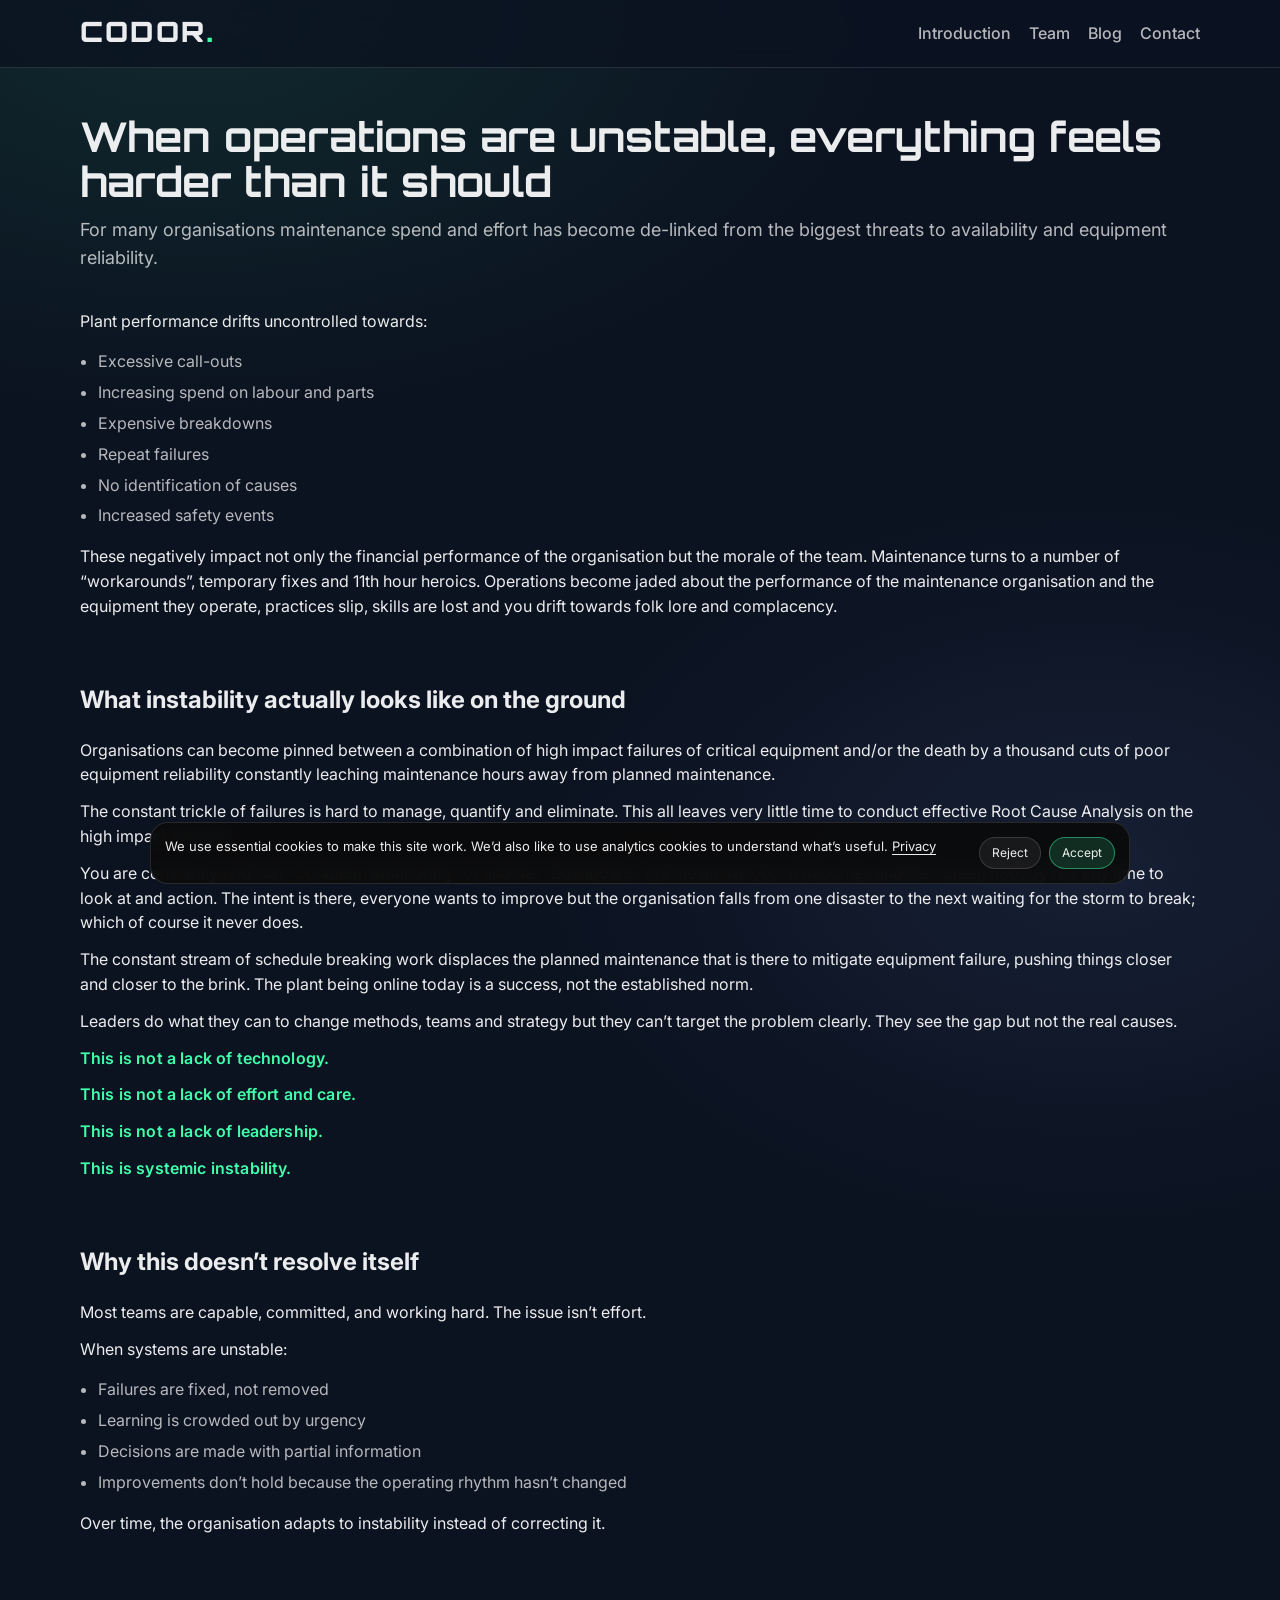
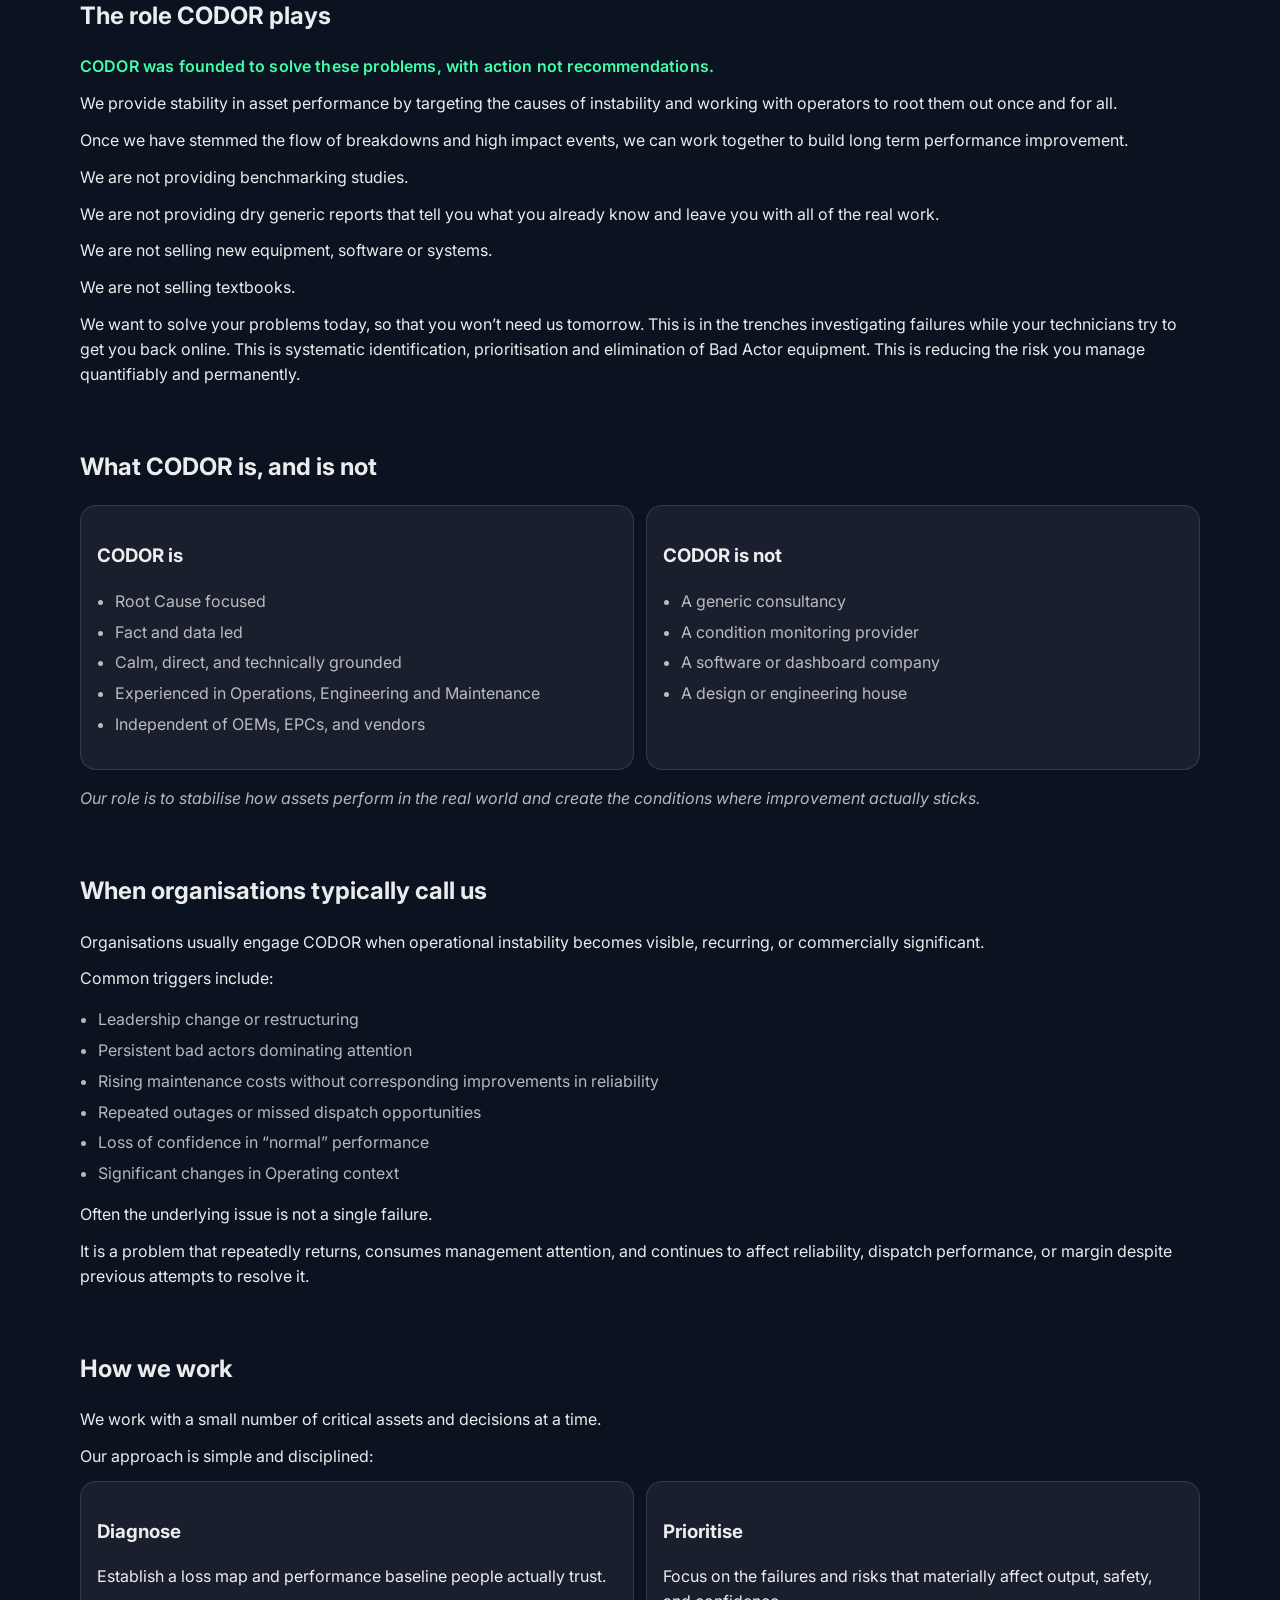
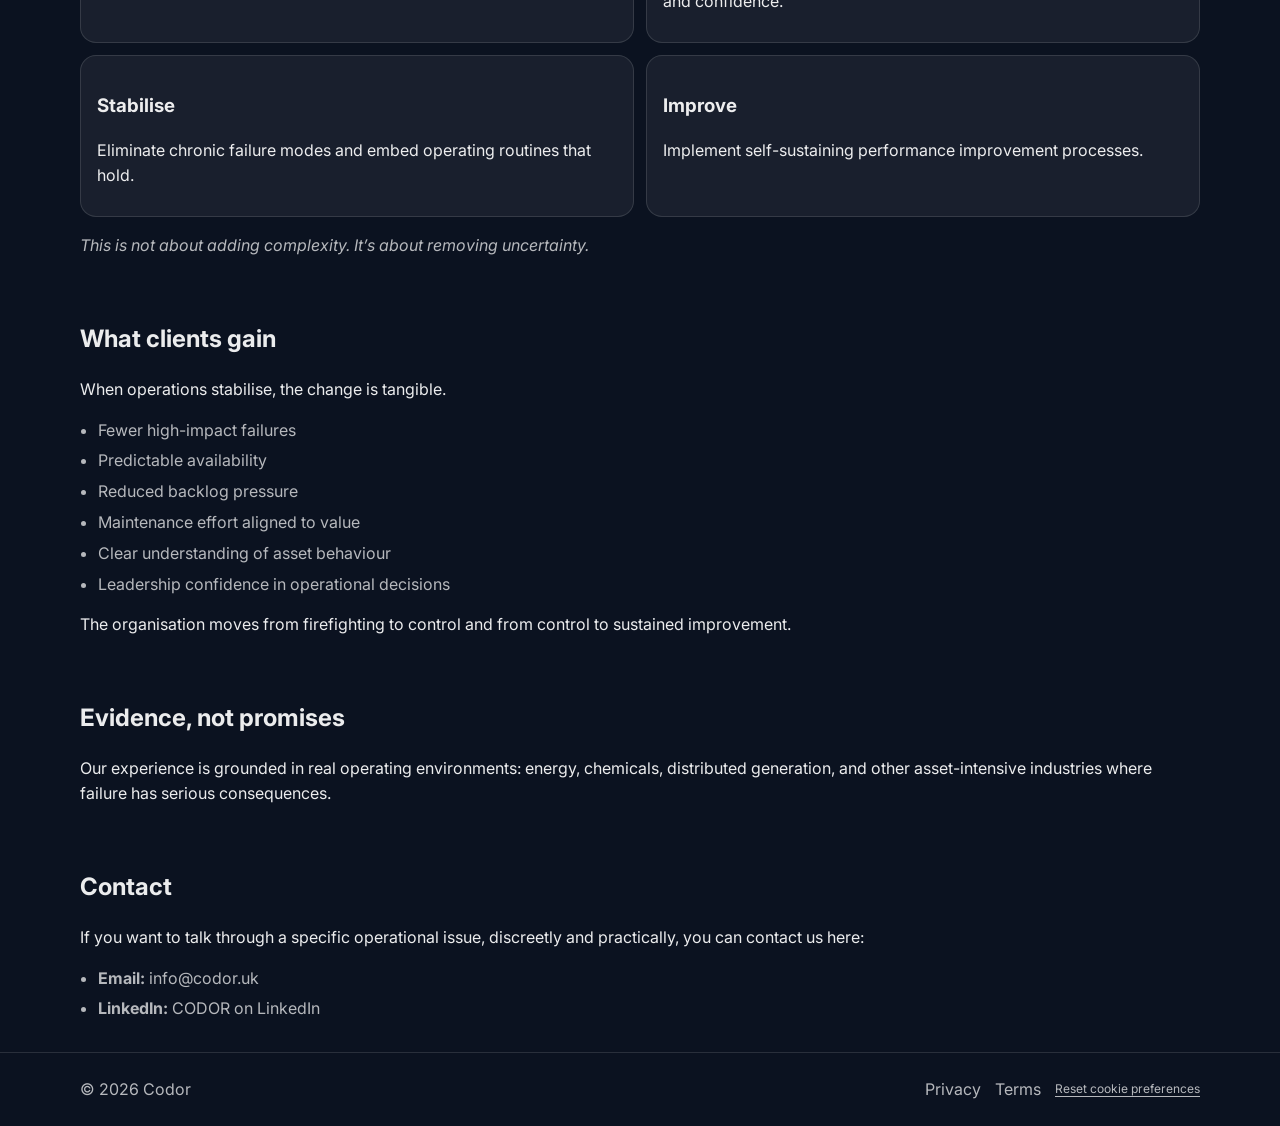
<file: index.html>
<!doctype html>
<html lang="en" xmlns:mso="urn:schemas-microsoft-com:office:office" xmlns:msdt="uuid:C2F41010-65B3-11d1-A29F-00AA00C14882">
<head>
  <meta charset="utf-8" />
  <meta name="viewport" content="width=device-width, initial-scale=1" />

  <title>CODOR: When operations are unstable, everything feels harder than it should</title>
  <meta name="description" content="For many organisations maintenance spend and effort has become de-linked from the biggest threats to availability and equipment reliability.">

  <!-- Canonical URL -->
  <link rel="canonical" href="https://www.codor.uk/" />

  <!-- Favicons -->
  <link rel="icon" href="/favicon.ico" type="image/x-icon" />
  <link rel="icon" href="/favicon-32x32.png" type="image/png" sizes="32x32" />
  <link rel="icon" href="/favicon-16x16.png" type="image/png" sizes="16x16" />
  <link rel="icon" type="image/svg+xml" href="/favicon.svg" />

  <!-- Open Graph (social previews) -->
  <meta property="og:type" content="website" />
  <meta property="og:title" content="CODOR: When operations are unstable, everything feels harder than it should" />
  <meta property="og:description" content="For many organisations maintenance spend and effort has become de-linked from the biggest threats to availability and equipment reliability." />
  <meta property="og:url" content="https://www.codor.uk/" />
  <!-- Point this at a 1200x630-ish image you upload to the root -->
  <meta property="og:image" content="https://www.codor.uk/og-image.png" />

  <!-- Twitter card (nice preview on X/Twitter) -->
  <meta name="twitter:card" content="summary_large_image" />
  <meta name="twitter:title" content="CODOR: When operations are unstable, everything feels harder than it should" />
  <meta name="twitter:description" content="For many organisations maintenance spend and effort has become de-linked from the biggest threats to availability and equipment reliability." />
  <meta name="twitter:image" content="https://www.codor.uk/og-image.png" />

  <!-- Fonts -->
  <link rel="preconnect" href="https://fonts.googleapis.com" />
  <link rel="preconnect" href="https://fonts.gstatic.com" crossorigin />
  <link
    href="https://fonts.googleapis.com/css2?family=Inter:wght@300;400;500;600;700&family=Orbitron:wght@400;700;900&display=swap"
    rel="stylesheet"
  />

  <!-- Styles -->
  <link rel="stylesheet" href="/styles.css" />

<!--[if gte mso 9]><xml>
<mso:CustomDocumentProperties>
<mso:xd_Signature msdt:dt="string"></mso:xd_Signature>
<mso:display_urn_x003a_schemas-microsoft-com_x003a_office_x003a_office_x0023_Editor msdt:dt="string">Christopher Cody</mso:display_urn_x003a_schemas-microsoft-com_x003a_office_x003a_office_x0023_Editor>
<mso:display_urn_x003a_schemas-microsoft-com_x003a_office_x003a_office_x0023_Author msdt:dt="string">Aaron Dorling</mso:display_urn_x003a_schemas-microsoft-com_x003a_office_x003a_office_x0023_Author>
<mso:xd_ProgID msdt:dt="string"></mso:xd_ProgID>
<mso:_ExtendedDescription msdt:dt="string"></mso:_ExtendedDescription>
<mso:ComplianceAssetId msdt:dt="string"></mso:ComplianceAssetId>
<mso:TemplateUrl msdt:dt="string"></mso:TemplateUrl>
<mso:ContentTypeId msdt:dt="string">0x010100B21C768FCAA30B4690AA3FCE0AE64EFC</mso:ContentTypeId>
<mso:TriggerFlowInfo msdt:dt="string"></mso:TriggerFlowInfo>
<mso:_SourceUrl msdt:dt="string"></mso:_SourceUrl>
<mso:_SharedFileIndex msdt:dt="string"></mso:_SharedFileIndex>
</mso:CustomDocumentProperties>
</xml><![endif]-->
</head>


  <body>
    <header class="site-header">
      <div class="container header-inner">
        <a href="/index.html" class="brand" aria-label="Codor home">
          <span class="brand-text">CODOR<span class="brand-dot">.</span></span>
        </a>

        <button class="nav-toggle" aria-controls="primary-nav" aria-expanded="false">
          <span class="nav-toggle-bar"></span>
          <span class="sr-only">Toggle navigation</span>
        </button>

        <!-- Trimmed nav for partial go-live (Intro, Team, Terms, Privacy, Contact) -->
        <nav class="primary-nav" id="primary-nav" aria-label="Primary">
          <a href="/index.html">Introduction</a>
          <a href="/team.html">Team</a>
          <a href="/blog.html">Blog</a>
          <a href="/index.html#contact">Contact</a>
        </nav>
      </div>
    </header>

    <main>
      <!-- HERO -->
      <section class="page-hero">
        <div class="container">
          <h1>When operations are unstable, everything feels harder than it should</h1>
          <p class="lead">
            For many organisations maintenance spend and effort has become de-linked from the biggest threats to availability
            and equipment reliability.
          </p>
        </div>
      </section>

      <!-- INTRO REALITY -->
      <section class="section">
        <div class="container">
          <p>
            Plant performance drifts uncontrolled towards:
          </p>

          <ul class="list">
            <li>Excessive call-outs</li>
            <li>Increasing spend on labour and parts</li>
            <li>Expensive breakdowns</li>
            <li>Repeat failures</li>
            <li>No identification of causes</li>
            <li>Increased safety events</li>
          </ul>

          <p>
            These negatively impact not only the financial performance of the organisation but the morale of the team.
            Maintenance turns to a number of “workarounds”, temporary fixes and 11th hour heroics.
            Operations become jaded about the performance of the maintenance organisation and the equipment they operate,
            practices slip, skills are lost and you drift towards folk lore and complacency.
          </p>
        </div>
      </section>

      <!-- WHAT INSTABILITY LOOKS LIKE -->
      <section class="section">
        <div class="container">
          <h2 class="section-title">What instability actually looks like on the ground</h2>

          <p>
            Organisations can become pinned between a combination of high impact failures of critical equipment and/or the
            death by a thousand cuts of poor equipment reliability constantly leaching maintenance hours away from planned
            maintenance.
          </p>

          <p>
            The constant trickle of failures is hard to manage, quantify and eliminate. This all leaves very little time to
            conduct effective Root Cause Analysis on the high impact failures.
          </p>

          <p>
            You are constantly told that “Condition Monitoring” or another “Dashboard” are the answer, but it becomes
            another screen nobody has any time to look at and action. The intent is there, everyone wants to improve but
            the organisation falls from one disaster to the next waiting for the storm to break; which of course it never
            does.
          </p>

          <p>
            The constant stream of schedule breaking work displaces the planned maintenance that is there to mitigate
            equipment failure, pushing things closer and closer to the brink. The plant being online today is a success,
            not the established norm.
          </p>

          <p>
            Leaders do what they can to change methods, teams and strategy but they can’t target the problem clearly. They
            see the gap but not the real causes.
          </p>

            <p class="emphasis">This is not a lack of technology.</p>
            <p class="emphasis">This is not a lack of effort and care.</p>
            <p class="emphasis">This is not a lack of leadership.</p>
            <p class="emphasis">This is systemic instability.</p>
        </div>
      </section>

      <!-- WHY IT DOESN'T RESOLVE -->
      <section class="section">
        <div class="container">
          <h2 class="section-title">Why this doesn’t resolve itself</h2>

          <p>Most teams are capable, committed, and working hard. The issue isn’t effort.</p>

          <p>When systems are unstable:</p>

          <ul class="list">
            <li>Failures are fixed, not removed</li>
            <li>Learning is crowded out by urgency</li>
            <li>Decisions are made with partial information</li>
            <li>Improvements don’t hold because the operating rhythm hasn’t changed</li>
          </ul>

          <p>
            Over time, the organisation adapts to instability instead of correcting it.
          </p>
        </div>
      </section>

      <!-- ROLE CODOR PLAYS -->
      <section class="section">
        <div class="container">
          <h2 class="section-title">The role CODOR plays</h2>

          <p class="emphasis">CODOR was founded to solve these problems, with action not recommendations.</p>

          <p>
            We provide stability in asset performance by targeting the causes of instability and working with operators to
            root them out once and for all.
          </p>

          <p>
            Once we have stemmed the flow of breakdowns and high impact events, we can work together to build long term
            performance improvement.
          </p>

          <p>We are not providing benchmarking studies.</p>
          <p>
            We are not providing dry generic reports that tell you what you already know and leave you with all of the real
            work.
          </p>
          <p>We are not selling new equipment, software or systems.</p>
          <p>We are not selling textbooks.</p>

          <p>
            We want to solve your problems today, so that you won’t need us tomorrow. This is in the trenches investigating
            failures while your technicians try to get you back online. This is systematic identification, prioritisation
            and elimination of Bad Actor equipment. This is reducing the risk you manage quantifiably and permanently.
          </p>
        </div>
      </section>

      <!-- WHAT CODOR IS / IS NOT -->
      <section class="section">
        <div class="container">
          <h2 class="section-title">What CODOR is, and is not</h2>

          <div class="grid-2">
            <div class="card">
              <h3>CODOR is</h3>
              <ul class="list">
                <li>Root Cause focused</li>
                <li>Fact and data led</li>
                <li>Calm, direct, and technically grounded</li>
                <li>Experienced in Operations, Engineering and Maintenance</li>
                <li>Independent of OEMs, EPCs, and vendors</li>
              </ul>
            </div>

            <div class="card">
              <h3>CODOR is not</h3>
              <ul class="list">
                <li>A generic consultancy</li>
                <li>A condition monitoring provider</li>
                <li>A software or dashboard company</li>
                <li>A design or engineering house</li>
              </ul>
            </div>
          </div>

            <p class="section-closure">
              Our role is to stabilise how assets perform in the real world
              and create the conditions where improvement actually sticks.
            </p>

        </div>
      </section>

      <!-- TRIGGERS -->
      <section class="section">
        <div class="container">
          <h2 class="section-title">When organisations typically call us</h2>

          <p>Organisations usually engage CODOR when operational instability becomes visible, recurring, or commercially significant.</p>
          <p>Common triggers include:</p>

          <ul class="list">
            <li>Leadership change or restructuring</li>
            <li>Persistent bad actors dominating attention</li>
            <li>Rising maintenance costs without corresponding improvements in reliability</li>
            <li>Repeated outages or missed dispatch opportunities</li>
            <li>Loss of confidence in “normal” performance</li>
            <li>Significant changes in Operating context</li>
          </ul>

          <p>
            Often the underlying issue is not a single failure.
          </p>
          <p>It is a problem that repeatedly returns, consumes management attention, and continues to affect reliability, dispatch performance, or margin despite previous attempts to resolve it.</p>
        </div>
      </section>


      <!-- HOW WE WORK -->
      <section class="section">
        <div class="container">
          <h2 class="section-title">How we work</h2>

          <p>We work with a small number of critical assets and decisions at a time.</p>
          <p>Our approach is simple and disciplined:</p>

          <div class="grid-2">
            <div class="card">
              <h3>Diagnose</h3>
              <p>Establish a loss map and performance baseline people actually trust.</p>
            </div>

            <div class="card">
              <h3>Prioritise</h3>
              <p>Focus on the failures and risks that materially affect output, safety, and confidence.</p>
            </div>

            <div class="card">
              <h3>Stabilise</h3>
              <p>Eliminate chronic failure modes and embed operating routines that hold.</p>
            </div>

            <div class="card">
              <h3>Improve</h3>
              <p>Implement self-sustaining performance improvement processes.</p>
            </div>
          </div>

          <p class="section-closure"> This is not about adding complexity. It’s about removing uncertainty.</p>

        </div>
      </section>

      <!-- WHAT CLIENTS GAIN -->
      <section class="section">
        <div class="container">
          <h2 class="section-title">What clients gain</h2>

          <p>When operations stabilise, the change is tangible.</p>

          <ul class="list">
            <li>Fewer high-impact failures</li>
            <li>Predictable availability</li>
            <li>Reduced backlog pressure</li>
            <li>Maintenance effort aligned to value</li>
            <li>Clear understanding of asset behaviour</li>
            <li>Leadership confidence in operational decisions</li>
          </ul>

          <p>
            The organisation moves from firefighting to control and from control to sustained improvement.
          </p>
        </div>
      </section>

      <!-- EVIDENCE -->
      <section class="section">
        <div class="container">
          <h2 class="section-title">Evidence, not promises</h2>

          <p>
            Our experience is grounded in real operating environments: energy, chemicals, distributed generation, and other
            asset-intensive industries where failure has serious consequences.
          </p>
        </div>
      </section>
    </main>

    <button id="backToTop" class="back-to-top" aria-label="Back to top" title="Back to top">↑</button>

    <section class="section" id="contact">
      <div class="container">
        <h2>Contact</h2>

        <p>
          If you want to talk through a specific operational issue, discreetly and practically, you can contact us here:
        </p>

        <ul class="list">
          <li>
            <strong>Email:</strong>
            <a href="mailto:info@codor.uk">info@codor.uk</a>
          </li>
          <li>
            <strong>LinkedIn:</strong>
            <a href="https://www.linkedin.com/company/codor/" target="_blank" rel="noopener">
              CODOR on LinkedIn
            </a>
          </li>
        </ul>
      </div>
    </section>

    <footer class="site-footer">
      <div class="container footer-inner">
        <span>© <span id="year"></span> Codor</span>
        <nav class="footer-links" aria-label="Footer">
          <a href="/privacy.html">Privacy</a>
          <a href="/terms.html">Terms</a>
          <button type="button" class="footer-link-button" data-reset-cookies>
            Reset cookie preferences
          </button>
        </nav>
      </div>
    </footer>

    <script src="/base.js"></script>
  </body>
</html>
</file>
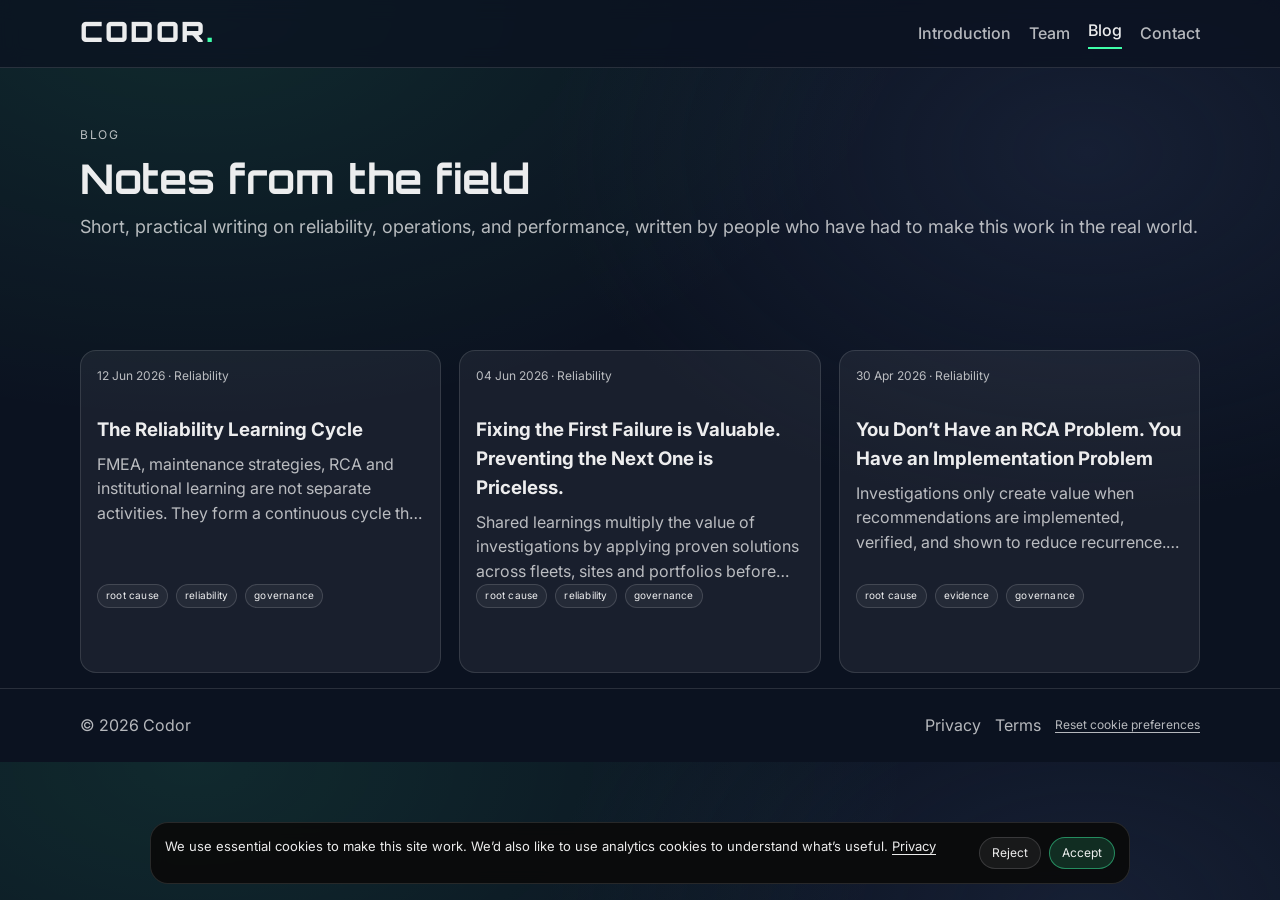
<file: blog.html>
<!doctype html>
<html lang="en" xmlns:mso="urn:schemas-microsoft-com:office:office" xmlns:msdt="uuid:C2F41010-65B3-11d1-A29F-00AA00C14882">
  <head>
    <meta charset="utf-8" />
    <meta name="viewport" content="width=device-width, initial-scale=1" />
    <title>CODOR — Blog</title>

    <link rel="preconnect" href="https://fonts.googleapis.com" />
    <link rel="preconnect" href="https://fonts.gstatic.com" crossorigin />
    <link
      href="https://fonts.googleapis.com/css2?family=Inter:wght@300;400;500;600;700&family=Orbitron:wght@400;700;900&display=swap"
      rel="stylesheet"
    />

    <link rel="stylesheet" href="/styles.css" />
  
<!--[if gte mso 9]><xml>
<mso:CustomDocumentProperties>
<mso:xd_Signature msdt:dt="string"></mso:xd_Signature>
<mso:display_urn_x003a_schemas-microsoft-com_x003a_office_x003a_office_x0023_Editor msdt:dt="string">Christopher Cody</mso:display_urn_x003a_schemas-microsoft-com_x003a_office_x003a_office_x0023_Editor>
<mso:display_urn_x003a_schemas-microsoft-com_x003a_office_x003a_office_x0023_Author msdt:dt="string">Aaron Dorling</mso:display_urn_x003a_schemas-microsoft-com_x003a_office_x003a_office_x0023_Author>
<mso:xd_ProgID msdt:dt="string"></mso:xd_ProgID>
<mso:_ExtendedDescription msdt:dt="string"></mso:_ExtendedDescription>
<mso:ComplianceAssetId msdt:dt="string"></mso:ComplianceAssetId>
<mso:TemplateUrl msdt:dt="string"></mso:TemplateUrl>
<mso:ContentTypeId msdt:dt="string">0x010100B21C768FCAA30B4690AA3FCE0AE64EFC</mso:ContentTypeId>
<mso:TriggerFlowInfo msdt:dt="string"></mso:TriggerFlowInfo>
<mso:_SourceUrl msdt:dt="string"></mso:_SourceUrl>
<mso:_SharedFileIndex msdt:dt="string"></mso:_SharedFileIndex>
</mso:CustomDocumentProperties>
</xml><![endif]-->
</head>

  <body>
    <header class="site-header">
      <div class="container header-inner">
        <a href="/index.html" class="brand" aria-label="Codor home">
          <span class="brand-text">CODOR<span class="brand-dot">.</span></span>
        </a>

        <button class="nav-toggle" aria-controls="primary-nav" aria-expanded="false">
          <span class="nav-toggle-bar"></span>
          <span class="sr-only">Toggle navigation</span>
        </button>

        <nav class="primary-nav" id="primary-nav" aria-label="Primary">
          <a href="/index.html">Introduction</a>
          <a href="/team.html">Team</a>
          <a href="/blog.html" class="active">Blog</a>
          <a href="/index.html#contact">Contact</a>
        </nav>
      </div>
    </header>

    <main>
      <section class="page-hero">
        <div class="container">
          <p class="kicker">Blog</p>
          <h1>Notes from the field</h1>
          <p class="lead">
            Short, practical writing on reliability, operations, and performance,
            written by people who have had to make this work in the real world.
          </p>
        </div>
      </section>

      <section class="section">
        <div class="container">
          <div class="blog-controls">
            <div id="tagFilters" class="tag-filters" aria-label="Blog filters">
              <button id="clearFilters" class="filter-clear" type="button" hidden>
                Clear filters
              </button>
              <div id="activeFilters" class="active-filters" aria-live="polite"></div>
            </div>
          </div>

          <!-- JS will populate this -->
          <div id="postGrid" class="post-grid"></div>
        </div>
      </section>
    </main>

    <button id="backToTop" class="back-to-top" aria-label="Back to top" title="Back to top">
      ↑
    </button>

    <footer class="site-footer">
      <div class="container footer-inner">
        <span>© <span id="year"></span> Codor</span>
        <nav class="footer-links" aria-label="Footer">
          <a href="/privacy.html">Privacy</a>
          <a href="/terms.html">Terms</a>
          <button type="button" class="footer-link-button" data-reset-cookies>
            Reset cookie preferences
          </button>
        </nav>
      </div>
    </footer>

    <script src="/base.js"></script>
  </body>
</html>
</file>
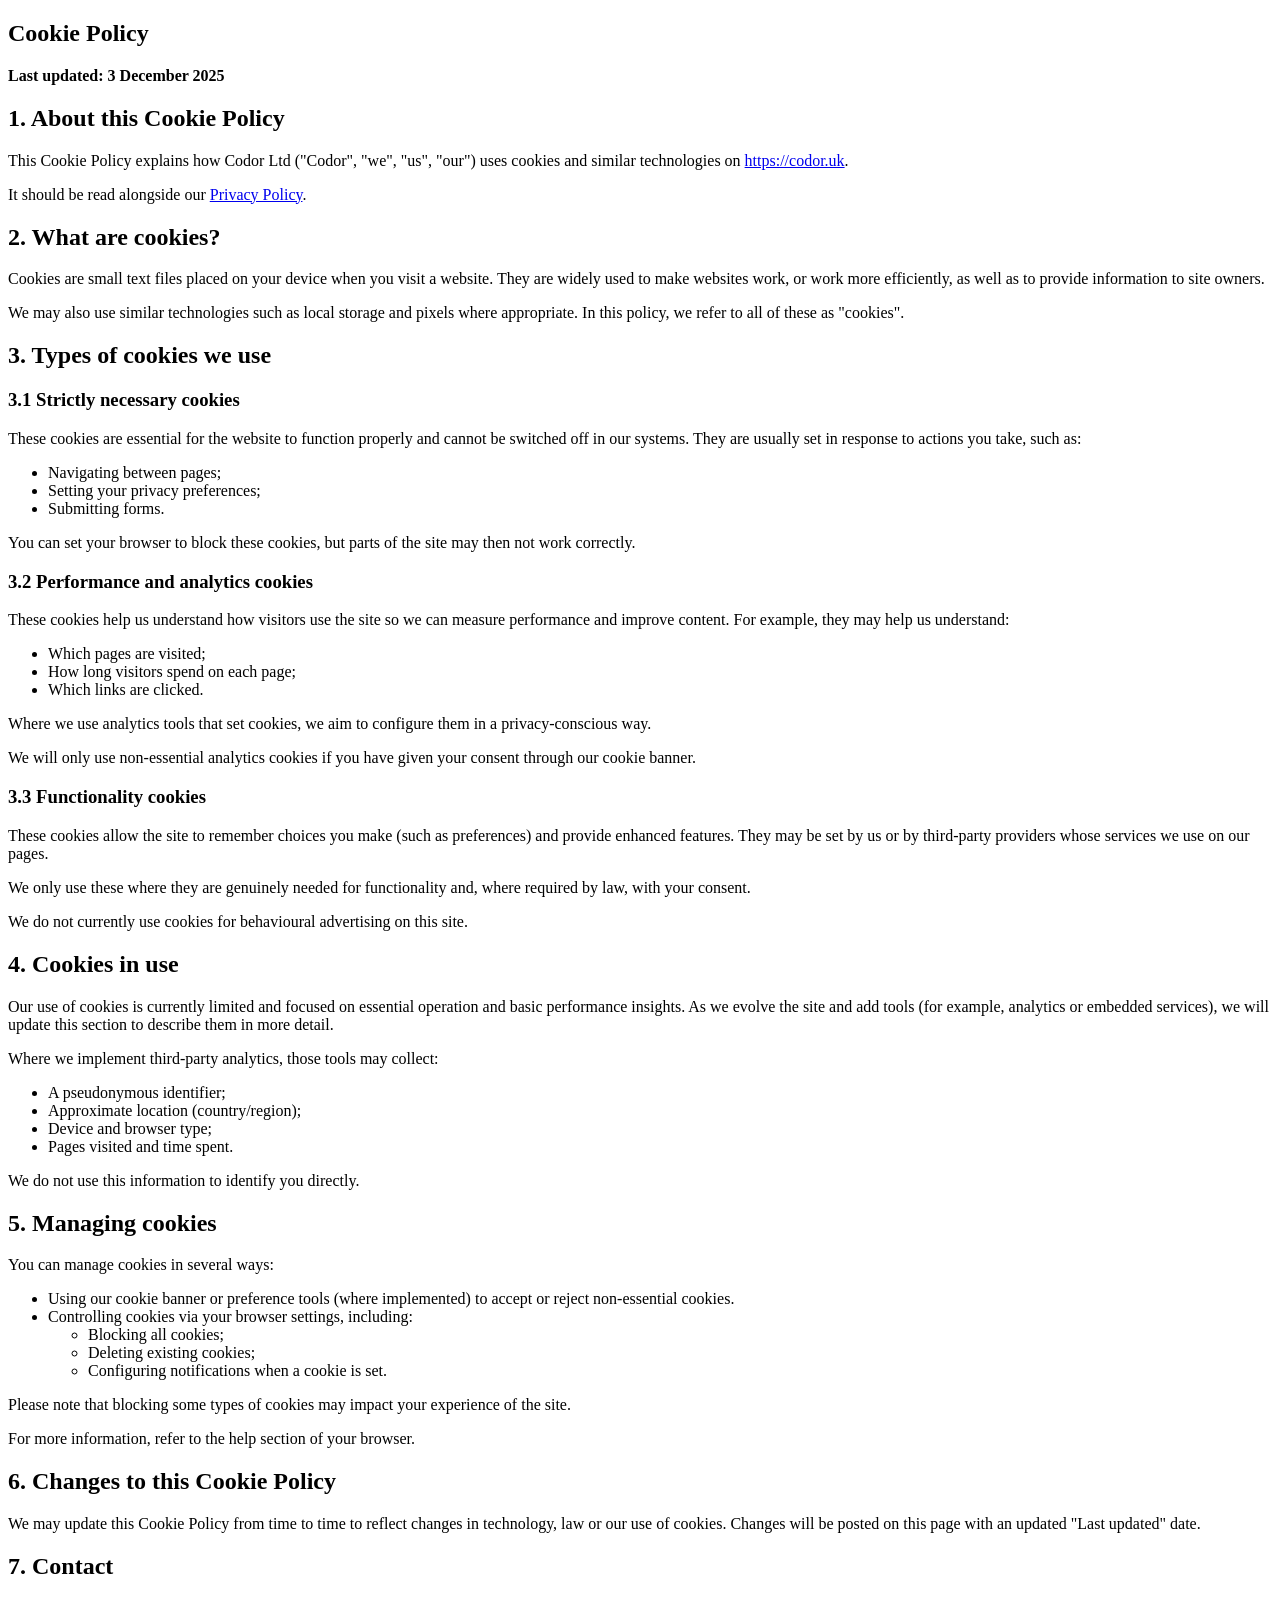
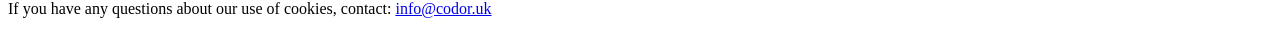
<file: cookies.html>
<!DOCTYPE html>
<html lang="en" xmlns:mso="urn:schemas-microsoft-com:office:office" xmlns:msdt="uuid:C2F41010-65B3-11d1-A29F-00AA00C14882">
<head>
  <meta charset="utf-8" />
  <title>Cookie Policy | Codor Ltd</title>
  <meta name="viewport" content="width=device-width, initial-scale=1" />
  <meta name="description" content="Cookie Policy for Codor Ltd and the codor.uk website." />

<!--[if gte mso 9]><xml>
<mso:CustomDocumentProperties>
<mso:xd_Signature msdt:dt="string"></mso:xd_Signature>
<mso:display_urn_x003a_schemas-microsoft-com_x003a_office_x003a_office_x0023_Editor msdt:dt="string">Christopher Cody</mso:display_urn_x003a_schemas-microsoft-com_x003a_office_x003a_office_x0023_Editor>
<mso:display_urn_x003a_schemas-microsoft-com_x003a_office_x003a_office_x0023_Author msdt:dt="string">Christopher Cody</mso:display_urn_x003a_schemas-microsoft-com_x003a_office_x003a_office_x0023_Author>
<mso:xd_ProgID msdt:dt="string"></mso:xd_ProgID>
<mso:_ExtendedDescription msdt:dt="string"></mso:_ExtendedDescription>
<mso:ComplianceAssetId msdt:dt="string"></mso:ComplianceAssetId>
<mso:TemplateUrl msdt:dt="string"></mso:TemplateUrl>
<mso:ContentTypeId msdt:dt="string">0x010100B21C768FCAA30B4690AA3FCE0AE64EFC</mso:ContentTypeId>
<mso:TriggerFlowInfo msdt:dt="string"></mso:TriggerFlowInfo>
<mso:_SourceUrl msdt:dt="string"></mso:_SourceUrl>
<mso:_SharedFileIndex msdt:dt="string"></mso:_SharedFileIndex>
</mso:CustomDocumentProperties>
</xml><![endif]-->
</head>
<body>
  <main class="legal-page">
    <section class="section">
      <div class="container">
        <h1>Cookie Policy</h1>
        <p><strong>Last updated: 3 December 2025</strong></p>

        <h2>1. About this Cookie Policy</h2>
        <p>
          This Cookie Policy explains how Codor Ltd (&quot;Codor&quot;, &quot;we&quot;, &quot;us&quot;, &quot;our&quot;)
          uses cookies and similar technologies on <a href="https://codor.uk">https://codor.uk</a>.
        </p>
        <p>
          It should be read alongside our <a href="/privacy.html">Privacy Policy</a>.
        </p>

        <h2>2. What are cookies?</h2>
        <p>
          Cookies are small text files placed on your device when you visit a website. They are widely used to make
          websites work, or work more efficiently, as well as to provide information to site owners.
        </p>
        <p>
          We may also use similar technologies such as local storage and pixels where appropriate.
          In this policy, we refer to all of these as &quot;cookies&quot;.
        </p>

        <h2>3. Types of cookies we use</h2>

        <h3>3.1 Strictly necessary cookies</h3>
        <p>
          These cookies are essential for the website to function properly and cannot be switched off in our systems.
          They are usually set in response to actions you take, such as:
        </p>
        <ul>
          <li>Navigating between pages;</li>
          <li>Setting your privacy preferences;</li>
          <li>Submitting forms.</li>
        </ul>
        <p>
          You can set your browser to block these cookies, but parts of the site may then not work correctly.
        </p>

        <h3>3.2 Performance and analytics cookies</h3>
        <p>
          These cookies help us understand how visitors use the site so we can measure performance and improve content.
          For example, they may help us understand:
        </p>
        <ul>
          <li>Which pages are visited;</li>
          <li>How long visitors spend on each page;</li>
          <li>Which links are clicked.</li>
        </ul>
        <p>
          Where we use analytics tools that set cookies, we aim to configure them in a privacy-conscious way.
        </p>
        <p>
          We will only use non-essential analytics cookies if you have given your consent through our cookie banner.
        </p>

        <h3>3.3 Functionality cookies</h3>
        <p>
          These cookies allow the site to remember choices you make (such as preferences) and provide enhanced features.
          They may be set by us or by third-party providers whose services we use on our pages.
        </p>
        <p>
          We only use these where they are genuinely needed for functionality and, where required by law, with your consent.
        </p>

        <p>
          We do not currently use cookies for behavioural advertising on this site.
        </p>

        <h2>4. Cookies in use</h2>
        <p>
          Our use of cookies is currently limited and focused on essential operation and basic performance insights.
          As we evolve the site and add tools (for example, analytics or embedded services), we will update this section
          to describe them in more detail.
        </p>
        <p>
          Where we implement third-party analytics, those tools may collect:
        </p>
        <ul>
          <li>A pseudonymous identifier;</li>
          <li>Approximate location (country/region);</li>
          <li>Device and browser type;</li>
          <li>Pages visited and time spent.</li>
        </ul>
        <p>
          We do not use this information to identify you directly.
        </p>

        <h2>5. Managing cookies</h2>
        <p>
          You can manage cookies in several ways:
        </p>
        <ul>
          <li>
            Using our cookie banner or preference tools (where implemented) to accept or reject non-essential cookies.
          </li>
          <li>
            Controlling cookies via your browser settings, including:
            <ul>
              <li>Blocking all cookies;</li>
              <li>Deleting existing cookies;</li>
              <li>Configuring notifications when a cookie is set.</li>
            </ul>
          </li>
        </ul>
        <p>
          Please note that blocking some types of cookies may impact your experience of the site.
        </p>
        <p>
          For more information, refer to the help section of your browser.
        </p>

        <h2>6. Changes to this Cookie Policy</h2>
        <p>
          We may update this Cookie Policy from time to time to reflect changes in technology, law or our use of cookies.
          Changes will be posted on this page with an updated &quot;Last updated&quot; date.
        </p>

        <h2>7. Contact</h2>
        <p>
          If you have any questions about our use of cookies, contact:
          <a href="mailto:info@codor.uk">info@codor.uk</a>
        </p>
      </div>
    </section>
  </main>
</body>
</html>
</file>
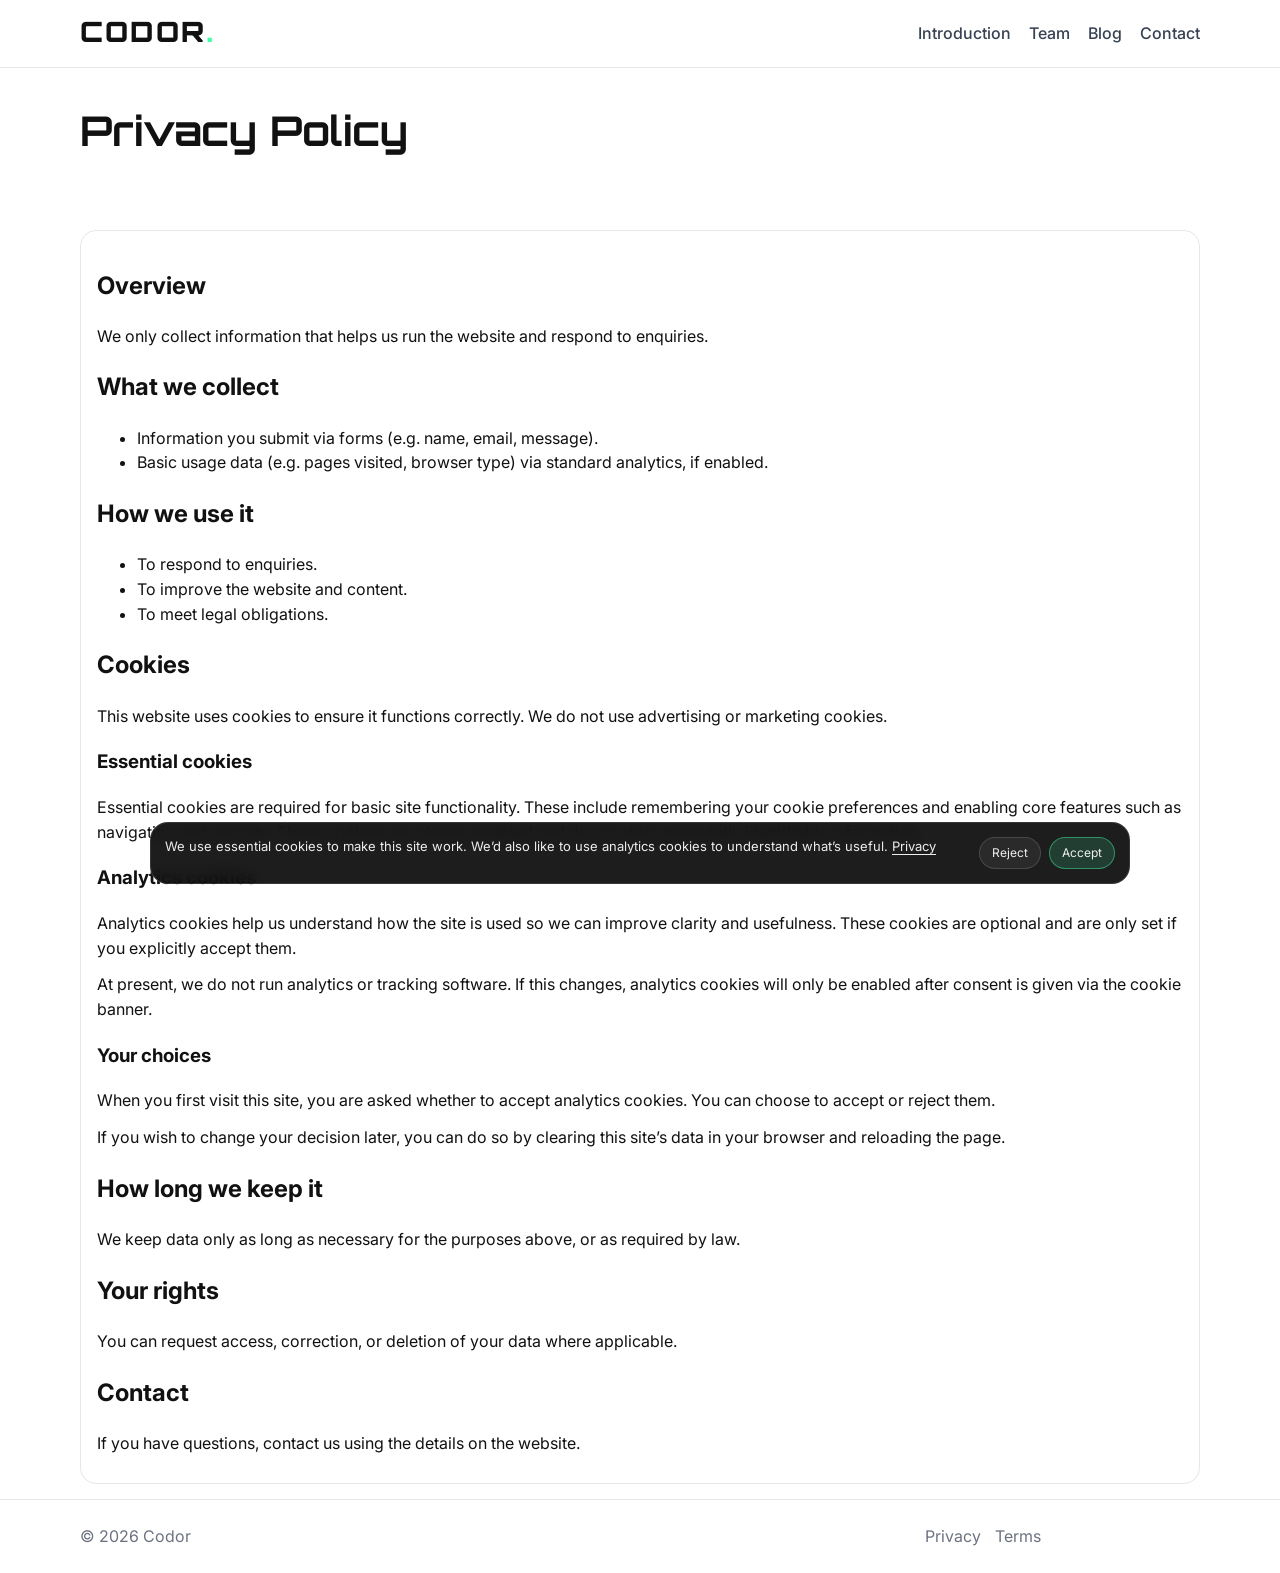
<file: privacy.html>
<!doctype html>
<html lang="en" xmlns:mso="urn:schemas-microsoft-com:office:office" xmlns:msdt="uuid:C2F41010-65B3-11d1-A29F-00AA00C14882">
  <head>
    <meta charset="utf-8" />
    <meta name="viewport" content="width=device-width, initial-scale=1" />
    <title>CODOR — Privacy Policy</title>

    <!-- Fonts -->
    <link rel="preconnect" href="https://fonts.googleapis.com" />
    <link rel="preconnect" href="https://fonts.gstatic.com" crossorigin />
    <link rel="icon" type="image/svg+xml" href="/favicon.svg" />
    <link
      href="https://fonts.googleapis.com/css2?family=Inter:wght@300;400;500;600;700&family=Orbitron:wght@400;700;900&display=swap"
      rel="stylesheet"
    />

    <link rel="stylesheet" href="/styles.css" />
  
<!--[if gte mso 9]><xml>
<mso:CustomDocumentProperties>
<mso:xd_Signature msdt:dt="string"></mso:xd_Signature>
<mso:display_urn_x003a_schemas-microsoft-com_x003a_office_x003a_office_x0023_Editor msdt:dt="string">Christopher Cody</mso:display_urn_x003a_schemas-microsoft-com_x003a_office_x003a_office_x0023_Editor>
<mso:display_urn_x003a_schemas-microsoft-com_x003a_office_x003a_office_x0023_Author msdt:dt="string">Aaron Dorling</mso:display_urn_x003a_schemas-microsoft-com_x003a_office_x003a_office_x0023_Author>
<mso:xd_ProgID msdt:dt="string"></mso:xd_ProgID>
<mso:_ExtendedDescription msdt:dt="string"></mso:_ExtendedDescription>
<mso:ComplianceAssetId msdt:dt="string"></mso:ComplianceAssetId>
<mso:TemplateUrl msdt:dt="string"></mso:TemplateUrl>
<mso:ContentTypeId msdt:dt="string">0x010100B21C768FCAA30B4690AA3FCE0AE64EFC</mso:ContentTypeId>
<mso:TriggerFlowInfo msdt:dt="string"></mso:TriggerFlowInfo>
<mso:_SourceUrl msdt:dt="string"></mso:_SourceUrl>
<mso:_SharedFileIndex msdt:dt="string"></mso:_SharedFileIndex>
</mso:CustomDocumentProperties>
</xml><![endif]-->
</head>

  <body class="legal-page">
    <header class="site-header">
      <div class="container header-inner">
        <a href="/index.html" class="brand" aria-label="Codor home">
          <span class="brand-text">CODOR<span class="brand-dot">.</span></span>
        </a>

        <button class="nav-toggle" aria-controls="primary-nav" aria-expanded="false">
          <span class="nav-toggle-bar"></span>
          <span class="sr-only">Toggle navigation</span>
        </button>

        <nav class="primary-nav" id="primary-nav" aria-label="Primary">
          <a href="/index.html">Introduction</a>
          <a href="/team.html">Team</a>
          <a href="/blog.html">Blog</a>
          <a href="/index.html#contact">Contact</a>
        </nav>
      </div>
    </header>

    <main>
      <section class="page-hero">
        <div class="container">
            <h1>Privacy Policy</h1>
            <p class="lead">How we collect, use, and store information.</p>
        </div>
      </section>

      <section class="section">
        <div class="container">
          <div class="card">
            <h2>Overview</h2>
<p>We only collect information that helps us run the website and respond to enquiries.</p>

<h2>What we collect</h2>
<ul>
  <li>Information you submit via forms (e.g. name, email, message).</li>
  <li>Basic usage data (e.g. pages visited, browser type) via standard analytics, if enabled.</li>
</ul>

<h2>How we use it</h2>
<ul>
  <li>To respond to enquiries.</li>
  <li>To improve the website and content.</li>
  <li>To meet legal obligations.</li>
</ul>

<h2>Cookies</h2>

<p>
  This website uses cookies to ensure it functions correctly.
  We do not use advertising or marketing cookies.
</p>

<h3>Essential cookies</h3>
<p>
  Essential cookies are required for basic site functionality.
  These include remembering your cookie preferences and enabling core features such as navigation and security.
  These cookies are always enabled and do not store personally identifiable information.
</p>

<h3>Analytics cookies</h3>
<p>
  Analytics cookies help us understand how the site is used so we can improve clarity and usefulness.
  These cookies are optional and are only set if you explicitly accept them.
</p>

<p>
  At present, we do not run analytics or tracking software.
  If this changes, analytics cookies will only be enabled after consent is given via the cookie banner.
</p>

<h3>Your choices</h3>
<p>
  When you first visit this site, you are asked whether to accept analytics cookies.
  You can choose to accept or reject them.
</p>

<p>
  If you wish to change your decision later, you can do so by clearing this site’s data in your browser and reloading the page.
</p>

<h2>How long we keep it</h2>
<p>We keep data only as long as necessary for the purposes above, or as required by law.</p>

<h2>Your rights</h2>
<p>You can request access, correction, or deletion of your data where applicable.</p>

<h2>Contact</h2>
<p>If you have questions, contact us using the details on the website.</p>
          </div>
        </div>
      </section>
    </main>

    <button id="backToTop" class="back-to-top" aria-label="Back to top" title="Back to top">↑</button>

    <footer class="site-footer">
      <div class="container footer-inner">
        <span>© <span id="year"></span> Codor</span>
        <nav class="footer-links" aria-label="Footer">
          <a href="/privacy.html">Privacy</a>
          <a href="/terms.html">Terms</a>
          <button type="button" class="footer-link-button" data-reset-cookies>
            Reset cookie preferences
          </button>
        </nav>
      </div>
    </footer>

    <script src="/base.js"></script>
  </body>
</html>
</file>
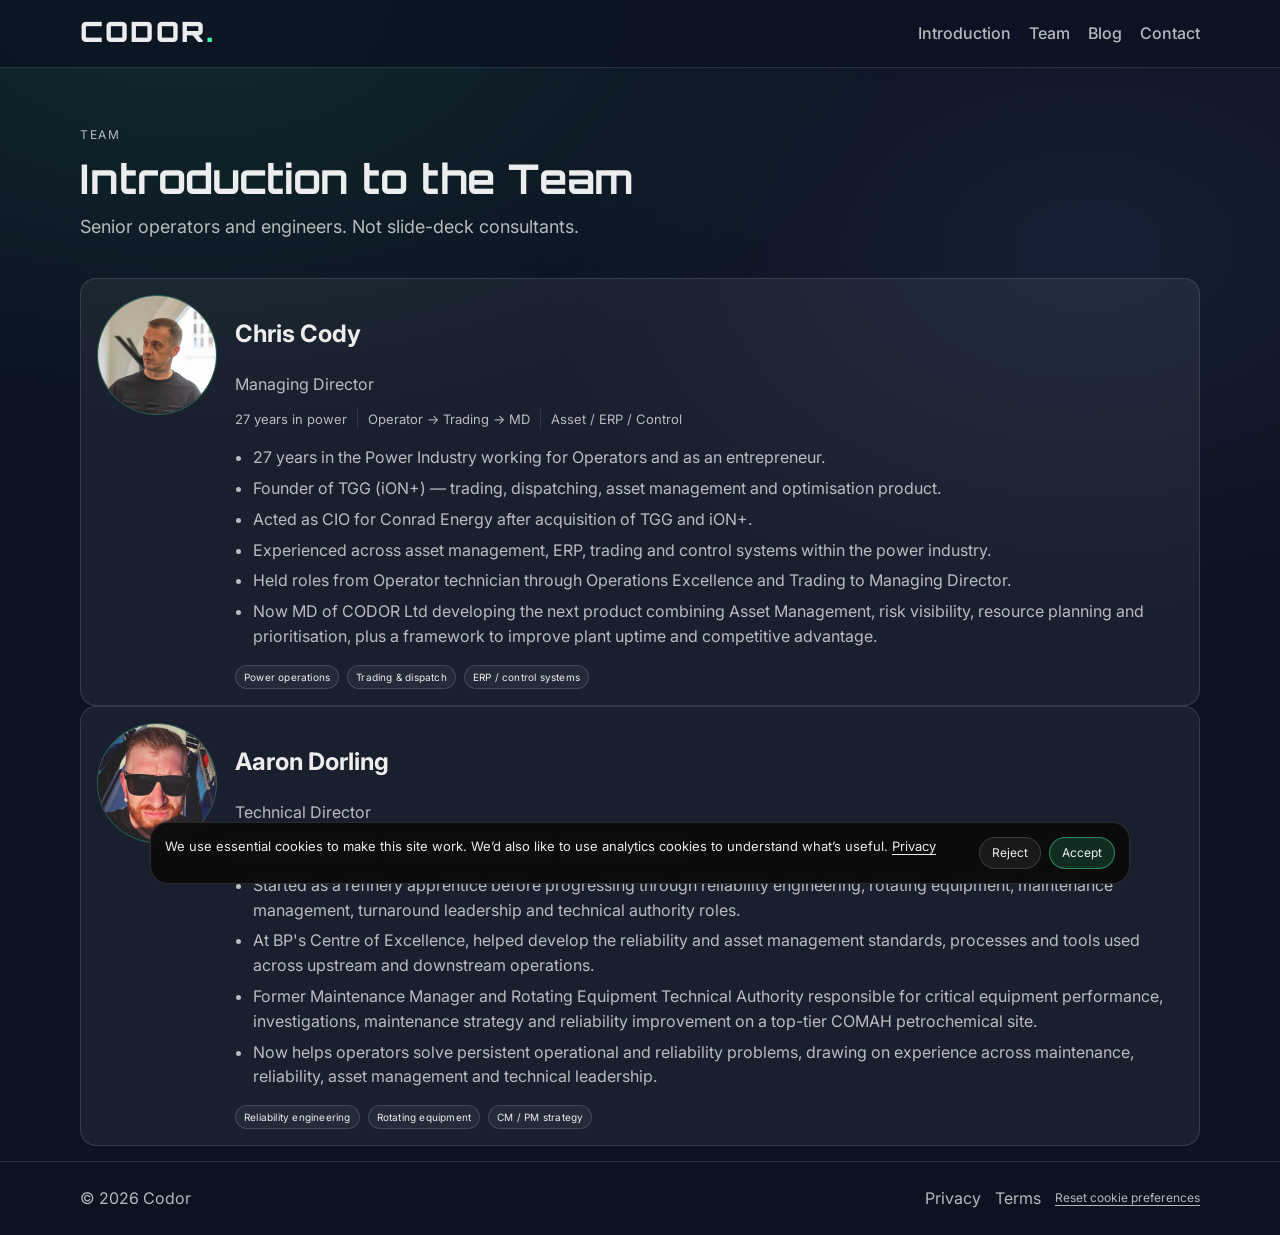
<file: team.html>
<!doctype html>
<html lang="en" xmlns:mso="urn:schemas-microsoft-com:office:office" xmlns:msdt="uuid:C2F41010-65B3-11d1-A29F-00AA00C14882">
  <head>
    <meta charset="utf-8" />
    <meta name="viewport" content="width=device-width, initial-scale=1" />
    <title>CODOR — Team</title>

    <!-- Fonts -->
    <link rel="preconnect" href="https://fonts.googleapis.com" />
    <link rel="preconnect" href="https://fonts.gstatic.com" crossorigin />
    <link rel="icon" type="image/svg+xml" href="/favicon.svg" />
    <link
      href="https://fonts.googleapis.com/css2?family=Inter:wght@300;400;500;600;700&family=Orbitron:wght@400;700;900&display=swap"
      rel="stylesheet"
    />

    <link rel="stylesheet" href="/styles.css" />
  
<!--[if gte mso 9]><xml>
<mso:CustomDocumentProperties>
<mso:xd_Signature msdt:dt="string"></mso:xd_Signature>
<mso:display_urn_x003a_schemas-microsoft-com_x003a_office_x003a_office_x0023_Editor msdt:dt="string">Christopher Cody</mso:display_urn_x003a_schemas-microsoft-com_x003a_office_x003a_office_x0023_Editor>
<mso:display_urn_x003a_schemas-microsoft-com_x003a_office_x003a_office_x0023_Author msdt:dt="string">Aaron Dorling</mso:display_urn_x003a_schemas-microsoft-com_x003a_office_x003a_office_x0023_Author>
<mso:xd_ProgID msdt:dt="string"></mso:xd_ProgID>
<mso:_ExtendedDescription msdt:dt="string"></mso:_ExtendedDescription>
<mso:ComplianceAssetId msdt:dt="string"></mso:ComplianceAssetId>
<mso:TemplateUrl msdt:dt="string"></mso:TemplateUrl>
<mso:ContentTypeId msdt:dt="string">0x010100B21C768FCAA30B4690AA3FCE0AE64EFC</mso:ContentTypeId>
<mso:TriggerFlowInfo msdt:dt="string"></mso:TriggerFlowInfo>
<mso:_SourceUrl msdt:dt="string"></mso:_SourceUrl>
<mso:_SharedFileIndex msdt:dt="string"></mso:_SharedFileIndex>
</mso:CustomDocumentProperties>
</xml><![endif]-->
</head>

  <body>
    <header class="site-header">
      <div class="container header-inner">
        <a href="/index.html" class="brand" aria-label="Codor home">
          <span class="brand-text">CODOR<span class="brand-dot">.</span></span>
        </a>

        <button class="nav-toggle" aria-controls="primary-nav" aria-expanded="false">
          <span class="nav-toggle-bar"></span>
          <span class="sr-only">Toggle navigation</span>
        </button>

        <nav class="primary-nav" id="primary-nav" aria-label="Primary">
          <a href="/index.html">Introduction</a>
          <a href="/team.html">Team</a>
          <a href="/blog.html">Blog</a>
          <a href="/index.html#contact">Contact</a>
        </nav>
      </div>
    </header>

<main>
  <section class="page-hero">
    <div class="container">
      <p class="kicker">Team</p>
      <h1>Introduction to the Team</h1>
      <p class="lead">Senior operators and engineers. Not slide-deck consultants.</p>
    </div>
  </section>

  <section class="section">
    <div class="container">
      <!-- Chris -->
      <div class="card">
        <div class="profile">
             <img src="/images/Chris-Cody.jpg" alt="Chris Cody" class="avatar"/>
          <div>
            <h2>Chris Cody</h2>
            <p class="lead" style="font-size:16px;">Managing Director</p>

            <div class="meta-row">
              <span>27 years in power</span>
              <span>Operator → Trading → MD</span>
              <span>Asset / ERP / Control</span>
            </div>

            <ul class="list">
              <li>27 years in the Power Industry working for Operators and as an entrepreneur.</li>
              <li>Founder of TGG (iON+) — trading, dispatching, asset management and optimisation product.</li>
              <li>Acted as CIO for Conrad Energy after acquisition of TGG and iON+.</li>
              <li>Experienced across asset management, ERP, trading and control systems within the power industry.</li>
              <li>Held roles from Operator technician through Operations Excellence and Trading to Managing Director.</li>
              <li>Now MD of CODOR Ltd developing the next product combining Asset Management, risk visibility, resource planning and prioritisation, plus a framework to improve plant uptime and competitive advantage.</li>
            </ul>

            <div class="badges">
              <span class="badge">Power operations</span>
              <span class="badge">Trading & dispatch</span>
              <span class="badge">ERP / control systems</span>
            </div>
          </div>
        </div>
      </div>

      <!-- Aaron -->
      <div class="card">
        <div class="profile">
                <img src="/images/aaron-dorling.jpg" alt="Aaron Dorling" class="avatar"/>
          <div>
            <h2>Aaron Dorling</h2>
            <p class="lead" style="font-size:16px;">Technical Director</p>

            <div class="meta-row">
              <span>Reliability Engineering</span>
              <span>Maintenance Leadership</span>
              <span>Rotating equipment</span>
            </div>

            <ul class="list">
              <li>Started as a refinery apprentice before progressing through reliability engineering, rotating equipment, maintenance management, turnaround leadership and technical authority roles.</li>
              <li>At BP's Centre of Excellence, helped develop the reliability and asset management standards, processes and tools used across upstream and downstream operations.</li>
              <li>Former Maintenance Manager and Rotating Equipment Technical Authority responsible for critical equipment performance, investigations, maintenance strategy and reliability improvement on a top-tier COMAH petrochemical site.</li>
              <li>Now helps operators solve persistent operational and reliability problems, drawing on experience across maintenance, reliability, asset management and technical leadership.</li>
            </ul>
            <div class="badges">
              <span class="badge">Reliability engineering</span>
              <span class="badge">Rotating equipment</span>
              <span class="badge">CM / PM strategy</span>
            </div>
          </div>
        </div>
      </div>

    </div>
  </section>
</main>


    <button id="backToTop" class="back-to-top" aria-label="Back to top" title="Back to top">↑</button>

    <footer class="site-footer">
      <div class="container footer-inner">
        <span>© <span id="year"></span> Codor</span>
        <nav class="footer-links" aria-label="Footer">
          <a href="/privacy.html">Privacy</a>
          <a href="/terms.html">Terms</a>
          <button type="button" class="footer-link-button" data-reset-cookies>
            Reset cookie preferences
          </button>
        </nav>

      </div>
    </footer>

    <script src="/base.js"></script>
  </body>
</html>
</file>
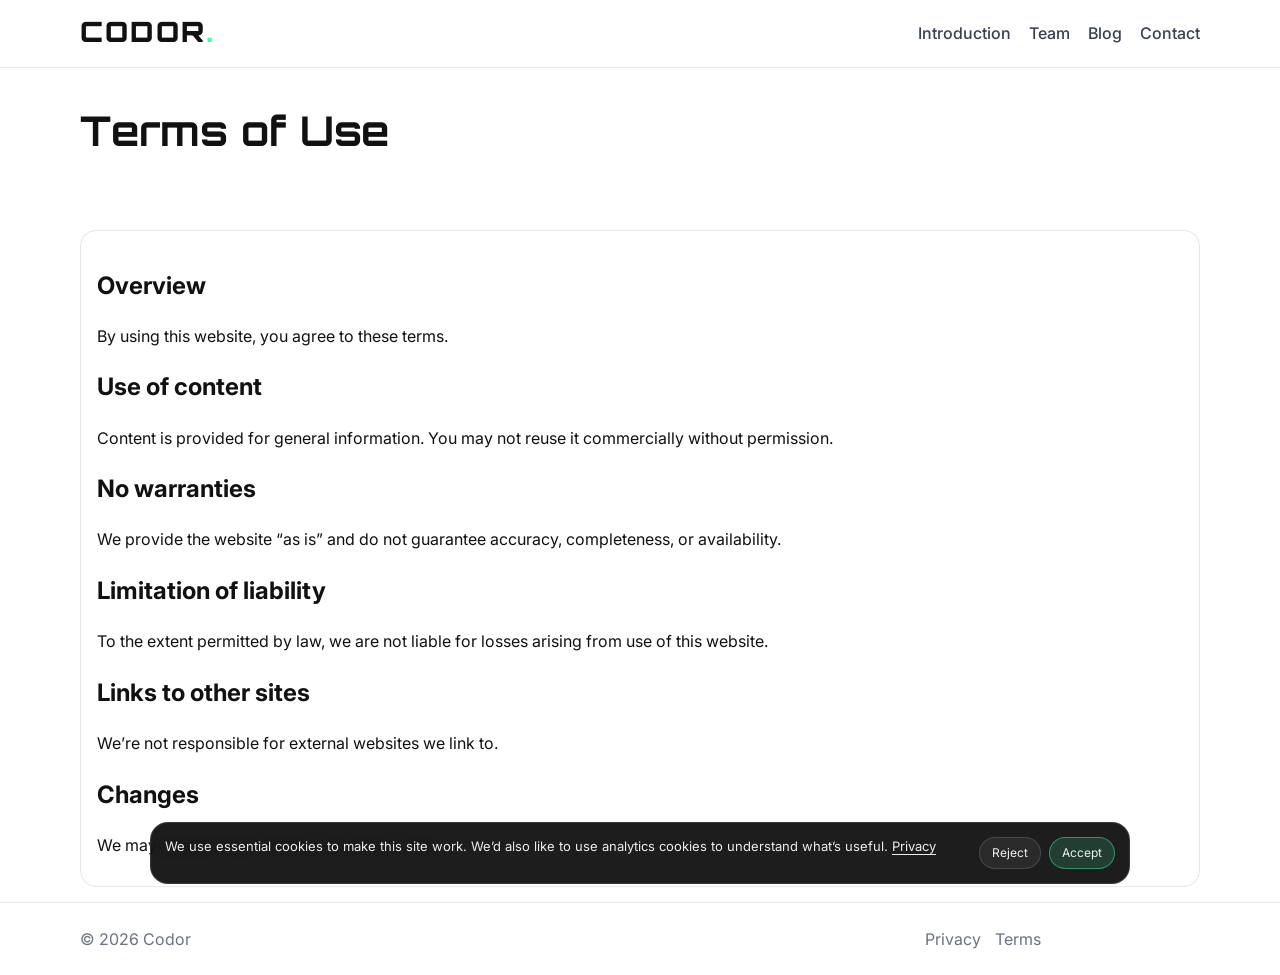
<file: terms.html>
<!doctype html>
<html lang="en" xmlns:mso="urn:schemas-microsoft-com:office:office" xmlns:msdt="uuid:C2F41010-65B3-11d1-A29F-00AA00C14882">
  <head>
    <meta charset="utf-8" />
    <meta name="viewport" content="width=device-width, initial-scale=1" />
    <title>CODOR — Terms of Use</title>

    <!-- Fonts -->
    <link rel="preconnect" href="https://fonts.googleapis.com" />
    <link rel="preconnect" href="https://fonts.gstatic.com" crossorigin />
    <link rel="icon" type="image/svg+xml" href="/favicon.svg" />
    <link
      href="https://fonts.googleapis.com/css2?family=Inter:wght@300;400;500;600;700&family=Orbitron:wght@400;700;900&display=swap"
      rel="stylesheet"
    />

    <link rel="stylesheet" href="/styles.css" />
  
<!--[if gte mso 9]><xml>
<mso:CustomDocumentProperties>
<mso:xd_Signature msdt:dt="string"></mso:xd_Signature>
<mso:display_urn_x003a_schemas-microsoft-com_x003a_office_x003a_office_x0023_Editor msdt:dt="string">Christopher Cody</mso:display_urn_x003a_schemas-microsoft-com_x003a_office_x003a_office_x0023_Editor>
<mso:display_urn_x003a_schemas-microsoft-com_x003a_office_x003a_office_x0023_Author msdt:dt="string">Aaron Dorling</mso:display_urn_x003a_schemas-microsoft-com_x003a_office_x003a_office_x0023_Author>
<mso:xd_ProgID msdt:dt="string"></mso:xd_ProgID>
<mso:_ExtendedDescription msdt:dt="string"></mso:_ExtendedDescription>
<mso:ComplianceAssetId msdt:dt="string"></mso:ComplianceAssetId>
<mso:TemplateUrl msdt:dt="string"></mso:TemplateUrl>
<mso:ContentTypeId msdt:dt="string">0x010100B21C768FCAA30B4690AA3FCE0AE64EFC</mso:ContentTypeId>
<mso:TriggerFlowInfo msdt:dt="string"></mso:TriggerFlowInfo>
<mso:_SourceUrl msdt:dt="string"></mso:_SourceUrl>
<mso:_SharedFileIndex msdt:dt="string"></mso:_SharedFileIndex>
</mso:CustomDocumentProperties>
</xml><![endif]-->
</head>

  <body class="legal-page">
    <header class="site-header">
      <div class="container header-inner">
        <a href="/index.html" class="brand" aria-label="Codor home">
          <span class="brand-text">CODOR<span class="brand-dot">.</span></span>
        </a>

        <button class="nav-toggle" aria-controls="primary-nav" aria-expanded="false">
          <span class="nav-toggle-bar"></span>
          <span class="sr-only">Toggle navigation</span>
        </button>

        <nav class="primary-nav" id="primary-nav" aria-label="Primary">
          <a href="/index.html">Introduction</a>
          <a href="/team.html">Team</a>
          <a href="/blog.html">Blog</a>
          <a href="/index.html#contact">Contact</a>
        </nav>
      </div>
    </header>

    <main>
      <section class="page-hero">
        <div class="container">
          <h1>Terms of Use</h1>
          <p class="lead">The rules for using this website.</p>
        </div>
      </section>

      <section class="section">
        <div class="container">
          <div class="card">
            <h2>Overview</h2>
            <p>By using this website, you agree to these terms.</p>

            <h2>Use of content</h2>
            <p>Content is provided for general information. You may not reuse it commercially without permission.</p>

            <h2>No warranties</h2>
            <p>We provide the website “as is” and do not guarantee accuracy, completeness, or availability.</p>

            <h2>Limitation of liability</h2>
            <p>To the extent permitted by law, we are not liable for losses arising from use of this website.</p>

            <h2>Links to other sites</h2>
            <p>We’re not responsible for external websites we link to.</p>

            <h2>Changes</h2>
            <p>We may update these terms from time to time.</p>

          </div>
        </div>
      </section>
    </main>

    <button id="backToTop" class="back-to-top" aria-label="Back to top" title="Back to top">↑</button>

    <footer class="site-footer">
      <div class="container footer-inner">
        <span>© <span id="year"></span> Codor</span>
        <nav class="footer-links" aria-label="Footer">
          <a href="/privacy.html">Privacy</a>
          <a href="/terms.html">Terms</a>
          <button type="button" class="footer-link-button" data-reset-cookies>
            Reset cookie preferences
          </button>
        </nav>

      </div>
    </footer>

    <script src="/base.js"></script>
  </body>
</html>
</file>
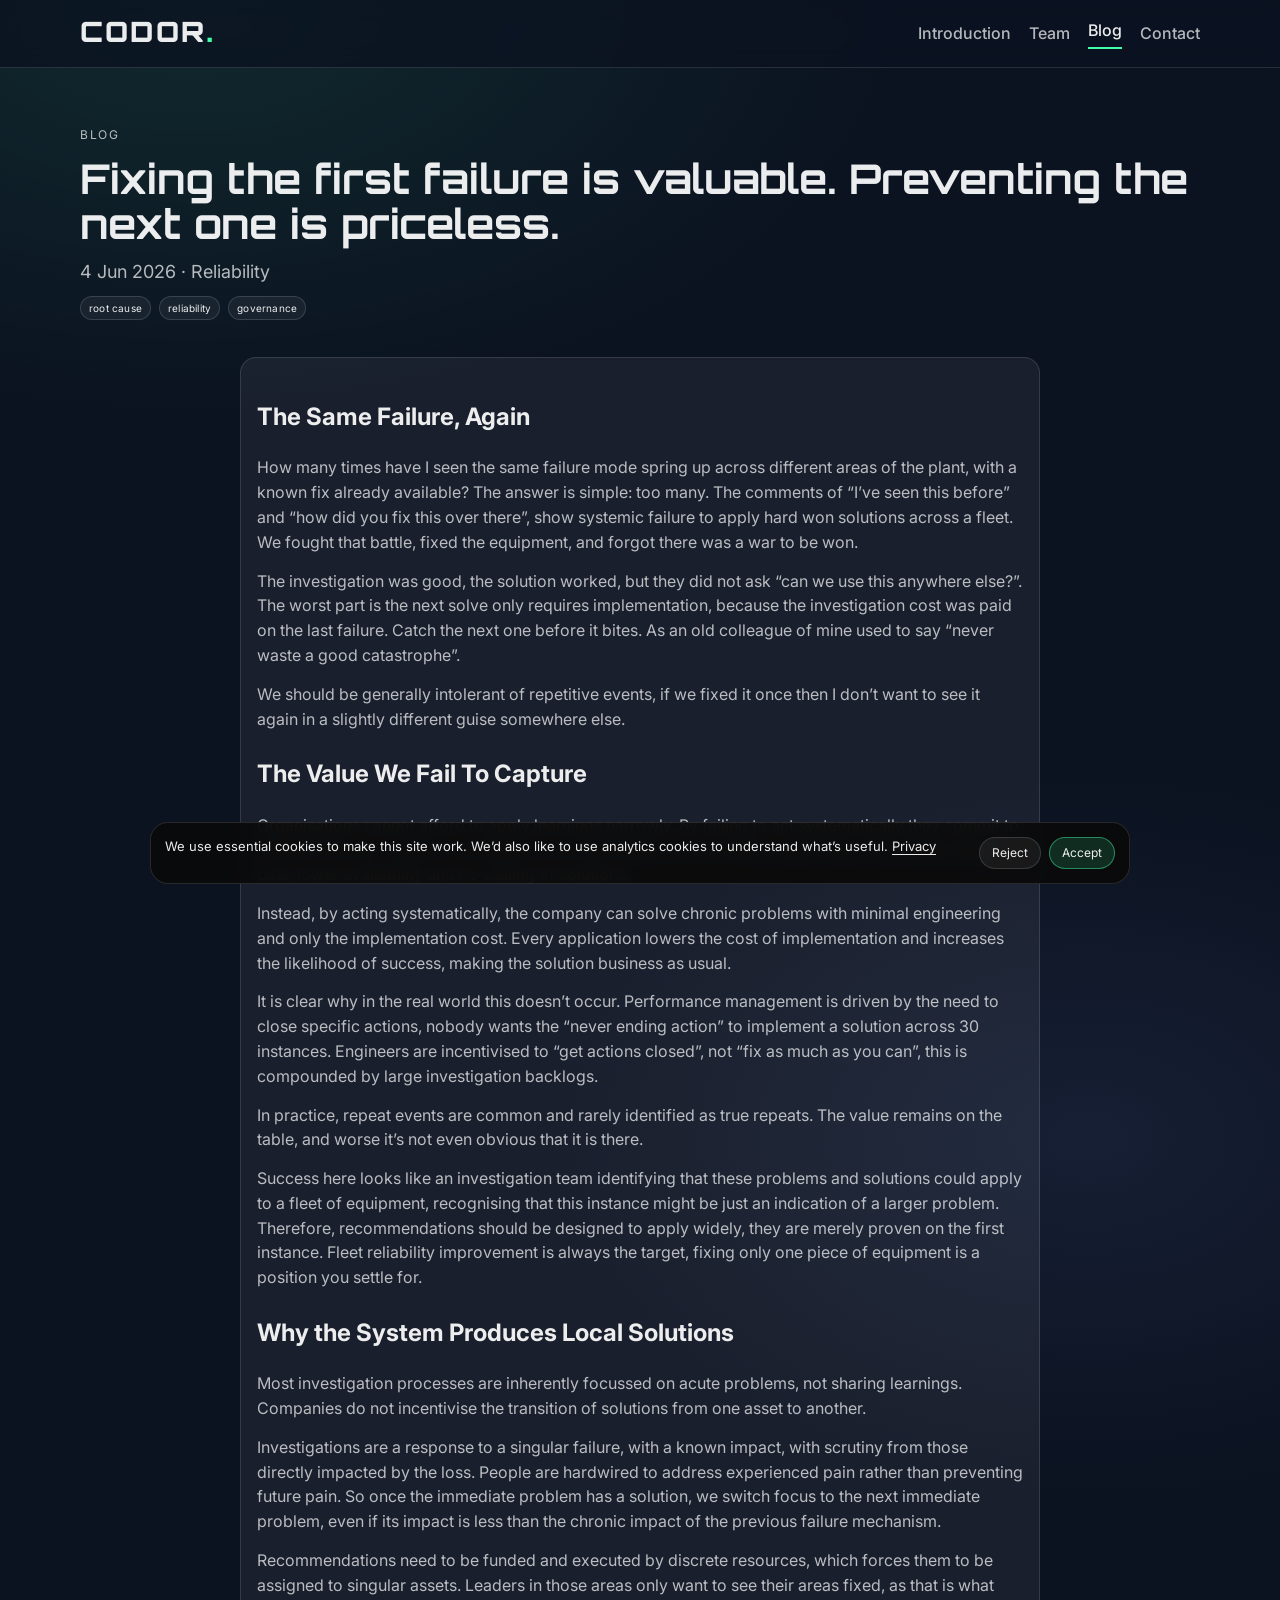
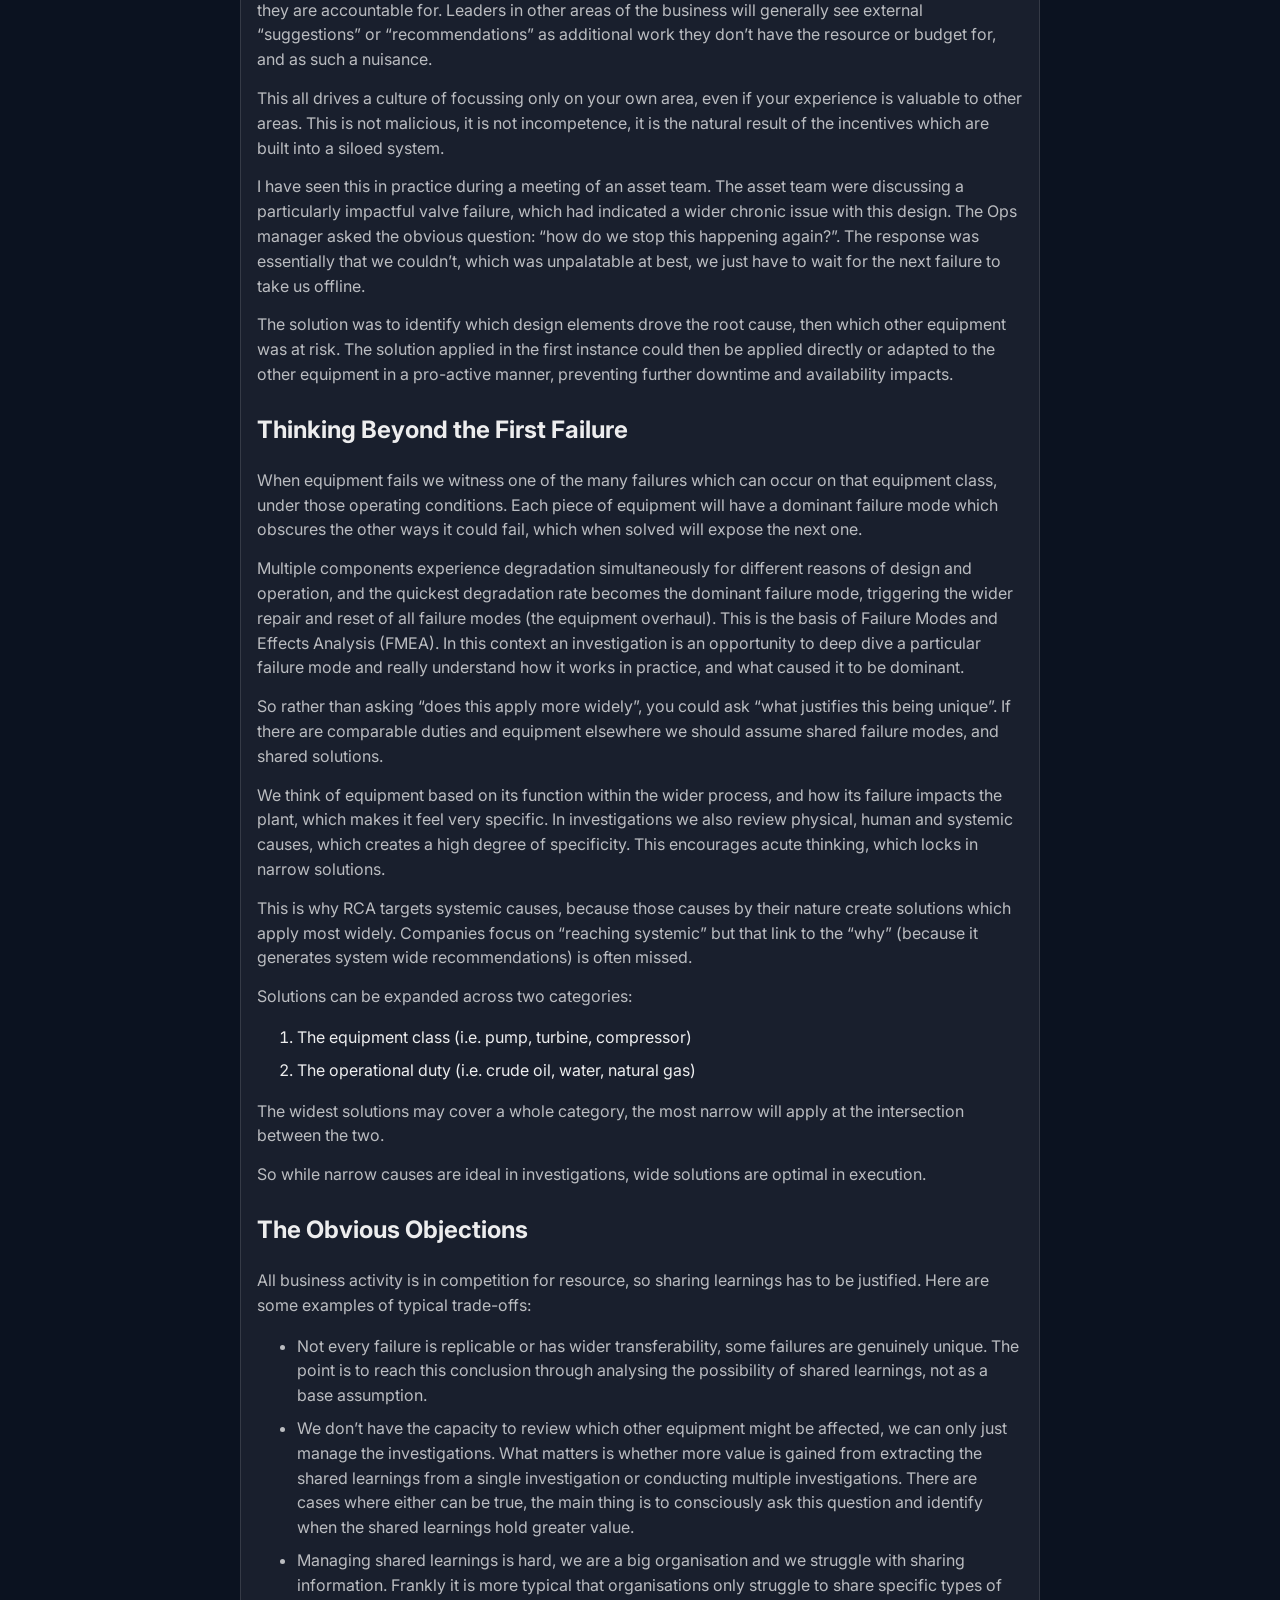
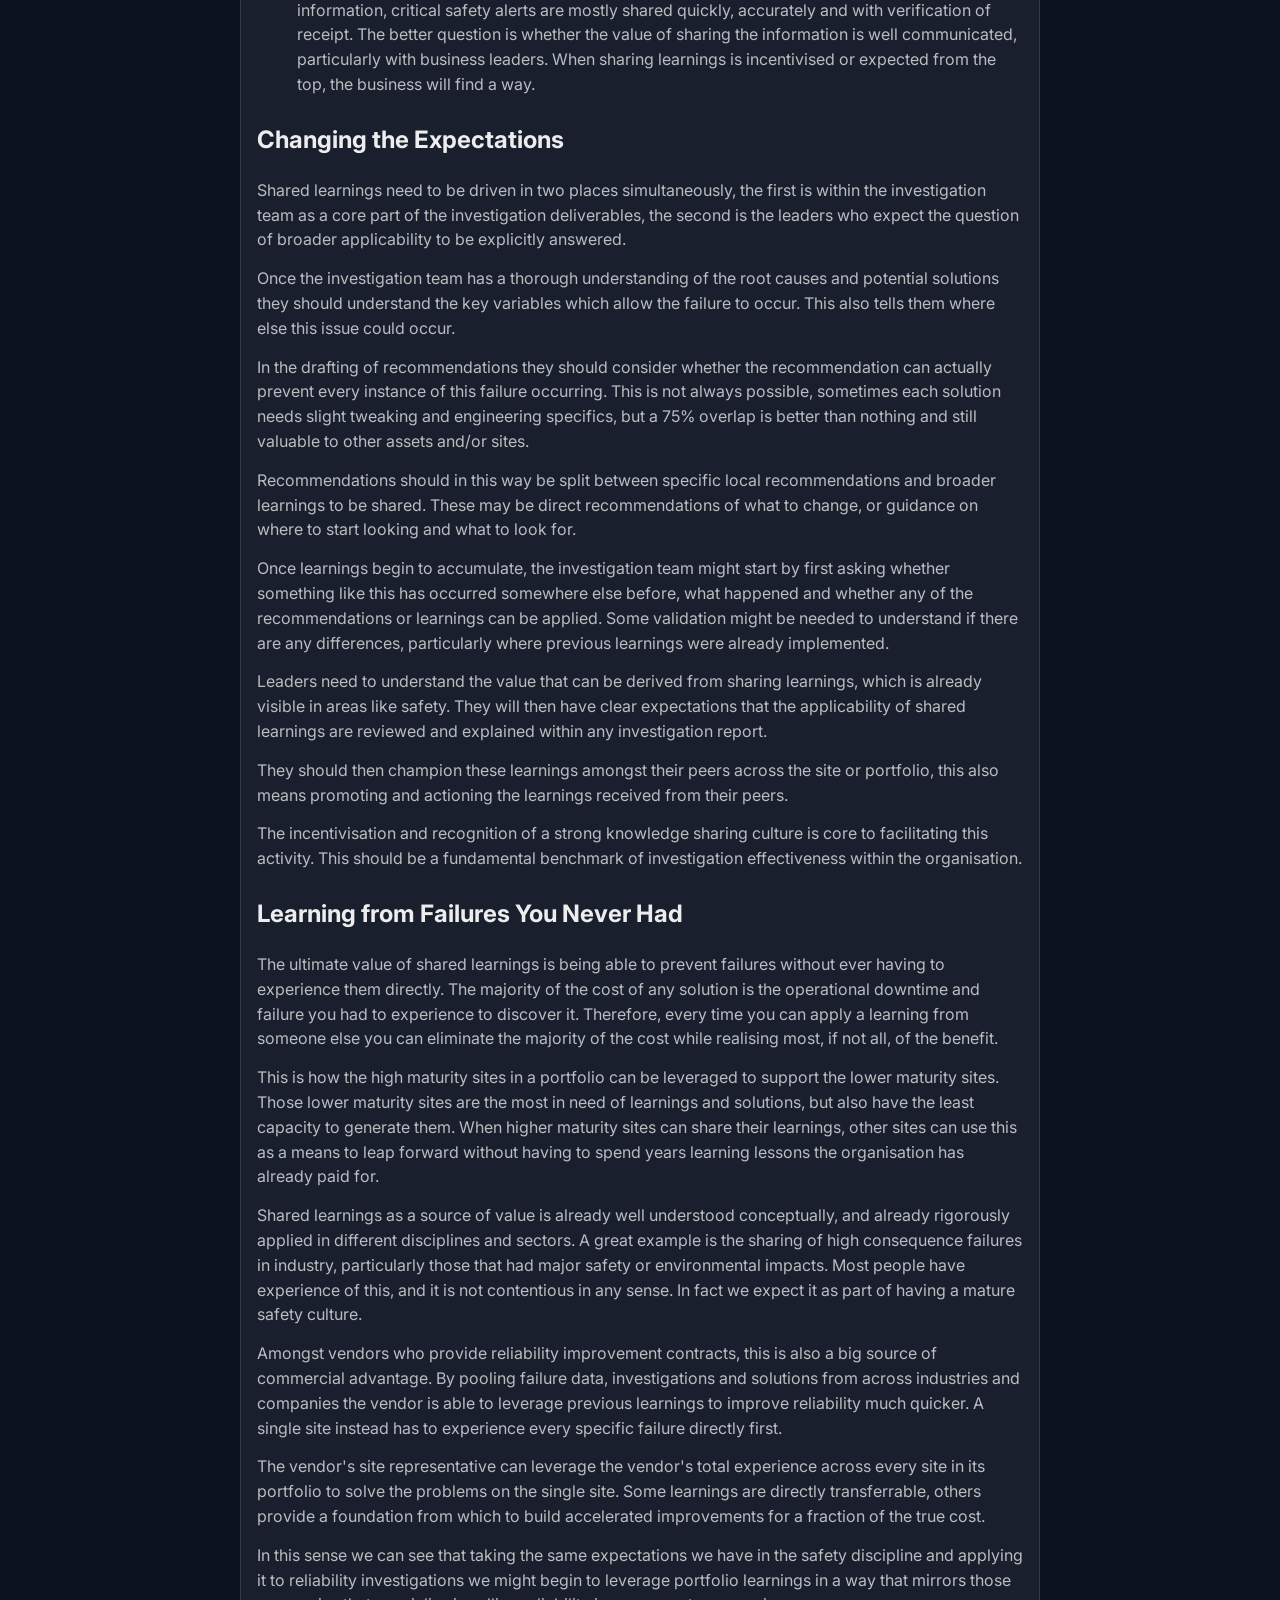
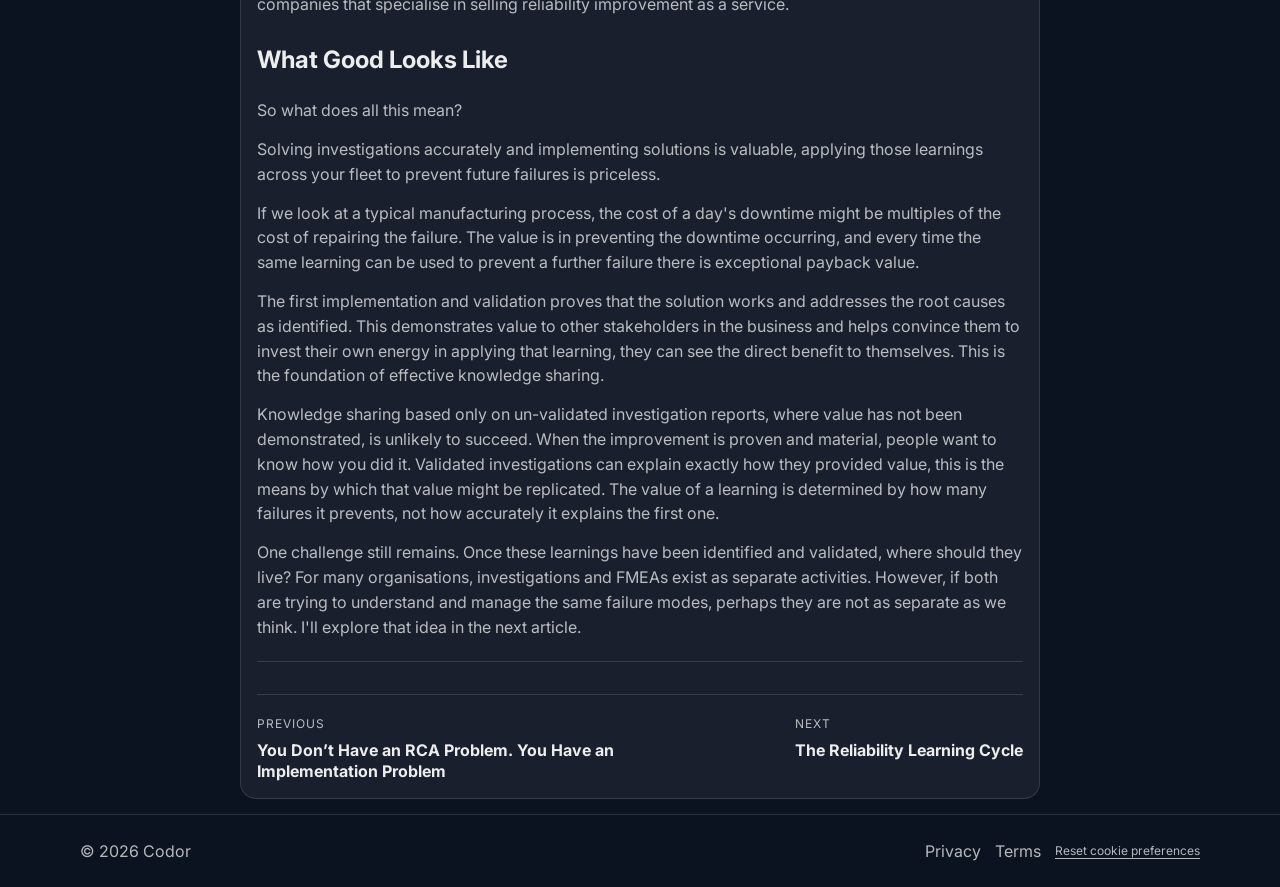
<file: blog/fixing-first-failure-preventing-next-one.html>
<!doctype html>
<html lang="en" xmlns:mso="urn:schemas-microsoft-com:office:office" xmlns:msdt="uuid:C2F41010-65B3-11d1-A29F-00AA00C14882">
  <head>
    <meta charset="utf-8" />
    <meta name="viewport" content="width=device-width, initial-scale=1" />
    <title>Fixing the first failure is valuable. Preventing the next one is priceless.</title>

    <!-- Fonts -->
    <link rel="preconnect" href="https://fonts.googleapis.com" />
    <link rel="preconnect" href="https://fonts.gstatic.com" crossorigin />
    <link
      href="https://fonts.googleapis.com/css2?family=Inter:wght@300;400;500;600;700&family=Orbitron:wght@400;700;900&display=swap"
      rel="stylesheet"
    />

    <!-- Global styles -->
    <link rel="stylesheet" href="/styles.css" />
  
<!--[if gte mso 9]><xml>
<mso:CustomDocumentProperties>
<mso:xd_Signature msdt:dt="string"></mso:xd_Signature>
<mso:display_urn_x003a_schemas-microsoft-com_x003a_office_x003a_office_x0023_Editor msdt:dt="string">Aaron Dorling</mso:display_urn_x003a_schemas-microsoft-com_x003a_office_x003a_office_x0023_Editor>
<mso:xd_ProgID msdt:dt="string"></mso:xd_ProgID>
<mso:_ExtendedDescription msdt:dt="string"></mso:_ExtendedDescription>
<mso:display_urn_x003a_schemas-microsoft-com_x003a_office_x003a_office_x0023_Author msdt:dt="string">Aaron Dorling</mso:display_urn_x003a_schemas-microsoft-com_x003a_office_x003a_office_x0023_Author>
<mso:ComplianceAssetId msdt:dt="string"></mso:ComplianceAssetId>
<mso:TemplateUrl msdt:dt="string"></mso:TemplateUrl>
<mso:ContentTypeId msdt:dt="string">0x010100B21C768FCAA30B4690AA3FCE0AE64EFC</mso:ContentTypeId>
<mso:TriggerFlowInfo msdt:dt="string"></mso:TriggerFlowInfo>
<mso:_SourceUrl msdt:dt="string"></mso:_SourceUrl>
<mso:_SharedFileIndex msdt:dt="string"></mso:_SharedFileIndex>
</mso:CustomDocumentProperties>
</xml><![endif]-->
</head>

  <!-- IMPORTANT:
       - Set data-post-slug to match posts.json "slug"
       - Set data-post-tags to comma-separated tag IDs from tags.json
  -->
  <body data-post-slug="fixing-first-failure-preventing-next-one">
    <!-- HEADER -->
    <header class="site-header">
      <div class="container header-inner">
        <a href="/index.html" class="brand" aria-label="Codor home">
          <span class="brand-text">CODOR<span class="brand-dot">.</span></span>
        </a>

        <button class="nav-toggle" aria-controls="primary-nav" aria-expanded="false">
          <span class="nav-toggle-bar"></span>
          <span class="sr-only">Toggle navigation</span>
        </button>

        <nav class="primary-nav" id="primary-nav" aria-label="Primary">
          <a href="/index.html">Introduction</a>
          <a href="/team.html">Team</a>
          <a href="/blog.html" class="active">Blog</a>
          <a href="/index.html#contact">Contact</a>
        </nav>
      </div>
    </header>

    <!-- MAIN -->
    <main>
      <!-- HERO -->
      <section class="page-hero">
        <div class="container">
          <p class="kicker">Blog</p>
          <h1>Fixing the first failure is valuable. Preventing the next one is priceless.</h1>
          <p class="lead">4 Jun 2026 · Reliability</p>

          <!-- Tags auto-rendered by base.js from data-post-tags + tags.json -->
          <div class="badges" data-post-tags></div>
        </div>
      </section>

      <!-- CONTENT -->
      <section class="section">
        <div class="container">
          <article class="card prose">
                        <h2>The Same Failure, Again</h2>
            <p>
              How many times have I seen the same failure mode spring up across different areas of the plant, with a known fix already available? The answer is simple: too many. The comments of “I’ve seen this before” and “how did you fix this over there”, show systemic failure to apply hard won solutions across a fleet. We fought that battle, fixed the equipment, and forgot there was a war to be won.
            </p>
            <p>
              The investigation was good, the solution worked, but they did not ask “can we use this anywhere else?”. The worst part is the next solve only requires implementation, because the investigation cost was paid on the last failure. Catch the next one before it bites. As an old colleague of mine used to say “never waste a good catastrophe”.
            </p>
            <p>
              We should be generally intolerant of repetitive events, if we fixed it once then I don’t want to see it again in a slightly different guise somewhere else.
            </p>

            <h2>The Value We Fail To Capture</h2>
            <p>
              Organisations cannot afford to apply learnings narrowly. By failing to act systematically they commit to multiple failures, multiple investigations and potentially novel solutions each time. This means more cost, lower availability and no scaling of solutions.
            </p>
            <p>
              Instead, by acting systematically, the company can solve chronic problems with minimal engineering and only the implementation cost. Every application lowers the cost of implementation and increases the likelihood of success, making the solution business as usual.
            </p>
            <p>
              It is clear why in the real world this doesn’t occur. Performance management is driven by the need to close specific actions, nobody wants the “never ending action” to implement a solution across 30 instances. Engineers are incentivised to “get actions closed”, not “fix as much as you can”, this is compounded by large investigation backlogs.
            </p>
            <p>
              In practice, repeat events are common and rarely identified as true repeats. The value remains on the table, and worse it’s not even obvious that it is there.
            </p>
            <p>
              Success here looks like an investigation team identifying that these problems and solutions could apply to a fleet of equipment, recognising that this instance might be just an indication of a larger problem. Therefore, recommendations should be designed to apply widely, they are merely proven on the first instance. Fleet reliability improvement is always the target, fixing only one piece of equipment is a position you settle for.
            </p>

            <h2>Why the System Produces Local Solutions</h2>
            <p>
              Most investigation processes are inherently focussed on acute problems, not sharing learnings. Companies do not incentivise the transition of solutions from one asset to another.
            </p>
            <p>
              Investigations are a response to a singular failure, with a known impact, with scrutiny from those directly impacted by the loss. People are hardwired to address experienced pain rather than preventing future pain. So once the immediate problem has a solution, we switch focus to the next immediate problem, even if its impact is less than the chronic impact of the previous failure mechanism.
            </p>
            <p>
              Recommendations need to be funded and executed by discrete resources, which forces them to be assigned to singular assets. Leaders in those areas only want to see their areas fixed, as that is what they are accountable for. Leaders in other areas of the business will generally see external “suggestions” or “recommendations” as additional work they don’t have the resource or budget for, and as such a nuisance.
            </p>
            <p>
              This all drives a culture of focussing only on your own area, even if your experience is valuable to other areas. This is not malicious, it is not incompetence, it is the natural result of the incentives which are built into a siloed system.
            </p>
            <p>
              I have seen this in practice during a meeting of an asset team. The asset team were discussing a particularly impactful valve failure, which had indicated a wider chronic issue with this design. The Ops manager asked the obvious question: “how do we stop this happening again?”. The response was essentially that we couldn’t, which was unpalatable at best, we just have to wait for the next failure to take us offline.
            </p>
            <p>
              The solution was to identify which design elements drove the root cause, then which other equipment was at risk. The solution applied in the first instance could then be applied directly or adapted to the other equipment in a pro-active manner, preventing further downtime and availability impacts.
            </p>

            <h2>Thinking Beyond the First Failure</h2>
            <p>
              When equipment fails we witness one of the many failures which can occur on that equipment class, under those operating conditions. Each piece of equipment will have a dominant failure mode which obscures the other ways it could fail, which when solved will expose the next one.
            </p>
            <p>
              Multiple components experience degradation simultaneously for different reasons of design and operation, and the quickest degradation rate becomes the dominant failure mode, triggering the wider repair and reset of all failure modes (the equipment overhaul). This is the basis of Failure Modes and Effects Analysis (FMEA). In this context an investigation is an opportunity to deep dive a particular failure mode and really understand how it works in practice, and what caused it to be dominant.
            </p>
            <p>
              So rather than asking “does this apply more widely”, you could ask “what justifies this being unique”. If there are comparable duties and equipment elsewhere we should assume shared failure modes, and shared solutions.
            </p>
            <p>
              We think of equipment based on its function within the wider process, and how its failure impacts the plant, which makes it feel very specific. In investigations we also review physical, human and systemic causes, which creates a high degree of specificity. This encourages acute thinking, which locks in narrow solutions.
            </p>
            <p>
              This is why RCA targets systemic causes, because those causes by their nature create solutions which apply most widely. Companies focus on “reaching systemic” but that link to the “why” (because it generates system wide recommendations) is often missed.
            </p>
            <p>
              Solutions can be expanded across two categories:
            </p>
              <ol>
                <li>The equipment class (i.e. pump, turbine, compressor)</li>
                <li>The operational duty (i.e. crude oil, water, natural gas)</li>
              </ol>
            <p>
              The widest solutions may cover a whole category, the most narrow will apply at the intersection between the two.
            </p>
            <p>
              So while narrow causes are ideal in investigations, wide solutions are optimal in execution.
            </p>

            <h2>The Obvious Objections</h2>
            <p>
              All business activity is in competition for resource, so sharing learnings has to be justified. Here are some examples of typical trade-offs:
            </p>
              <ul>
                <li>Not every failure is replicable or has wider transferability, some failures are genuinely unique. The point is to reach this conclusion through analysing the possibility of shared learnings, not as a base assumption.</li>
                <li>We don’t have the capacity to review which other equipment might be affected, we can only just manage the investigations. What matters is whether more value is gained from extracting the shared learnings from a single investigation or conducting multiple investigations. There are cases where either can be true, the main thing is to consciously ask this question and identify when the shared learnings hold greater value.</li>
                <li>Managing shared learnings is hard, we are a big organisation and we struggle with sharing information. Frankly it is more typical that organisations only struggle to share specific types of information, critical safety alerts are mostly shared quickly, accurately and with verification of receipt. The better question is whether the value of sharing the information is well communicated, particularly with business leaders. When sharing learnings is incentivised or expected from the top, the business will find a way.</li>
              </ul>

            <h2>Changing the Expectations</h2>
            <p>
              Shared learnings need to be driven in two places simultaneously, the first is within the investigation team as a core part of the investigation deliverables, the second is the leaders who expect the question of broader applicability to be explicitly answered.
            </p>
            <p>
              Once the investigation team has a thorough understanding of the root causes and potential solutions they should understand the key variables which allow the failure to occur. This also tells them where else this issue could occur.
            </p>
            <p>
              In the drafting of recommendations they should consider whether the recommendation can actually prevent every instance of this failure occurring. This is not always possible, sometimes each solution needs slight tweaking and engineering specifics, but a 75% overlap is better than nothing and still valuable to other assets and/or sites.
            </p>
            <p>
              Recommendations should in this way be split between specific local recommendations and broader learnings to be shared. These may be direct recommendations of what to change, or guidance on where to start looking and what to look for.
            </p>
            <p>
              Once learnings begin to accumulate, the investigation team might start by first asking whether something like this has occurred somewhere else before, what happened and whether any of the recommendations or learnings can be applied. Some validation might be needed to understand if there are any differences, particularly where previous learnings were already implemented.
            </p>
            <p>
              Leaders need to understand the value that can be derived from sharing learnings, which is already visible in areas like safety. They will then have clear expectations that the applicability of shared learnings are reviewed and explained within any investigation report.
            </p>
            <p>
              They should then champion these learnings amongst their peers across the site or portfolio, this also means promoting and actioning the learnings received from their peers.
            </p>
            <p>
              The incentivisation and recognition of a strong knowledge sharing culture is core to facilitating this activity. This should be a fundamental benchmark of investigation effectiveness within the organisation.
            </p>

            <h2>Learning from Failures You Never Had</h2>
            <p>
              The ultimate value of shared learnings is being able to prevent failures without ever having to experience them directly. The majority of the cost of any solution is the operational downtime and failure you had to experience to discover it. Therefore, every time you can apply a learning from someone else you can eliminate the majority of the cost while realising most, if not all, of the benefit.
            </p>
            <p>
              This is how the high maturity sites in a portfolio can be leveraged to support the lower maturity sites. Those lower maturity sites are the most in need of learnings and solutions, but also have the least capacity to generate them. When higher maturity sites can share their learnings, other sites can use this as a means to leap forward without having to spend years learning lessons the organisation has already paid for.
            </p>
            <p>
              Shared learnings as a source of value is already well understood conceptually, and already rigorously applied in different disciplines and sectors. A great example is the sharing of high consequence failures in industry, particularly those that had major safety or environmental impacts. Most people have experience of this, and it is not contentious in any sense. In fact we expect it as part of having a mature safety culture.
            </p>
            <p>
              Amongst vendors who provide reliability improvement contracts, this is also a big source of commercial advantage. By pooling failure data, investigations and solutions from across industries and companies the vendor is able to leverage previous learnings to improve reliability much quicker. A single site instead has to experience every specific failure directly first.
            </p>
            <p>
              The vendor's site representative can leverage the vendor's total experience across every site in its portfolio to solve the problems on the single site. Some learnings are directly transferrable, others provide a foundation from which to build accelerated improvements for a fraction of the true cost.
            </p>
            <p>
              In this sense we can see that taking the same expectations we have in the safety discipline and applying it to reliability investigations we might begin to leverage portfolio learnings in a way that mirrors those companies that specialise in selling reliability improvement as a service.
            </p>

            <h2>What Good Looks Like</h2>
            <p>
              So what does all this mean?
            </p>
            <p>
              Solving investigations accurately and implementing solutions is valuable, applying those learnings across your fleet to prevent future failures is priceless.
            </p>
            <p>
              If we look at a typical manufacturing process, the cost of a day's downtime might be multiples of the cost of repairing the failure. The value is in preventing the downtime occurring, and every time the same learning can be used to prevent a further failure there is exceptional payback value.
            </p>
            <p>
              The first implementation and validation proves that the solution works and addresses the root causes as identified. This demonstrates value to other stakeholders in the business and helps convince them to invest their own energy in applying that learning, they can see the direct benefit to themselves. This is the foundation of effective knowledge sharing.
            </p>
            <p>
              Knowledge sharing based only on un-validated investigation reports, where value has not been demonstrated, is unlikely to succeed. When the improvement is proven and material, people want to know how you did it. Validated investigations can explain exactly how they provided value, this is the means by which that value might be replicated. The value of a learning is determined by how many failures it prevents, not how accurately it explains the first one.
            </p>
            <p>
              One challenge still remains. Once these learnings have been identified and validated, where should they live? For many organisations, investigations and FMEAs exist as separate activities. However, if both are trying to understand and manage the same failure modes, perhaps they are not as separate as we think. I'll explore that idea in the next article.
            </p>

            <hr />



            <!-- Optional: next/prev nav (if you’re using it) -->
            <!--
            <nav class="post-nav" aria-label="Post navigation">
              <a href="/blog/PREV_SLUG.html">
                <span>Previous</span>
                <strong>Previous post title</strong>
              </a>
              <a href="/blog/NEXT_SLUG.html">
                <span>Next</span>
                <strong>Next post title</strong>
              </a>
            </nav>
            -->
          </article>
        </div>
      </section>
    </main>

    <!-- BACK TO TOP -->
    <button id="backToTop" class="back-to-top" aria-label="Back to top" title="Back to top">
      ↑
    </button>

    <!-- FOOTER -->
    <footer class="site-footer">
      <div class="container footer-inner">
        <span>© <span id="year"></span> Codor</span>
        <nav class="footer-links" aria-label="Footer">
          <a href="/privacy.html">Privacy</a>
          <a href="/terms.html">Terms</a>
          <button type="button" class="footer-link-button" data-reset-cookies>
            Reset cookie preferences
          </button>
        </nav>
      </div>
    </footer>

    <!-- Global JS -->
    <script src="/base.js"></script>
  </body>
</html>
</file>
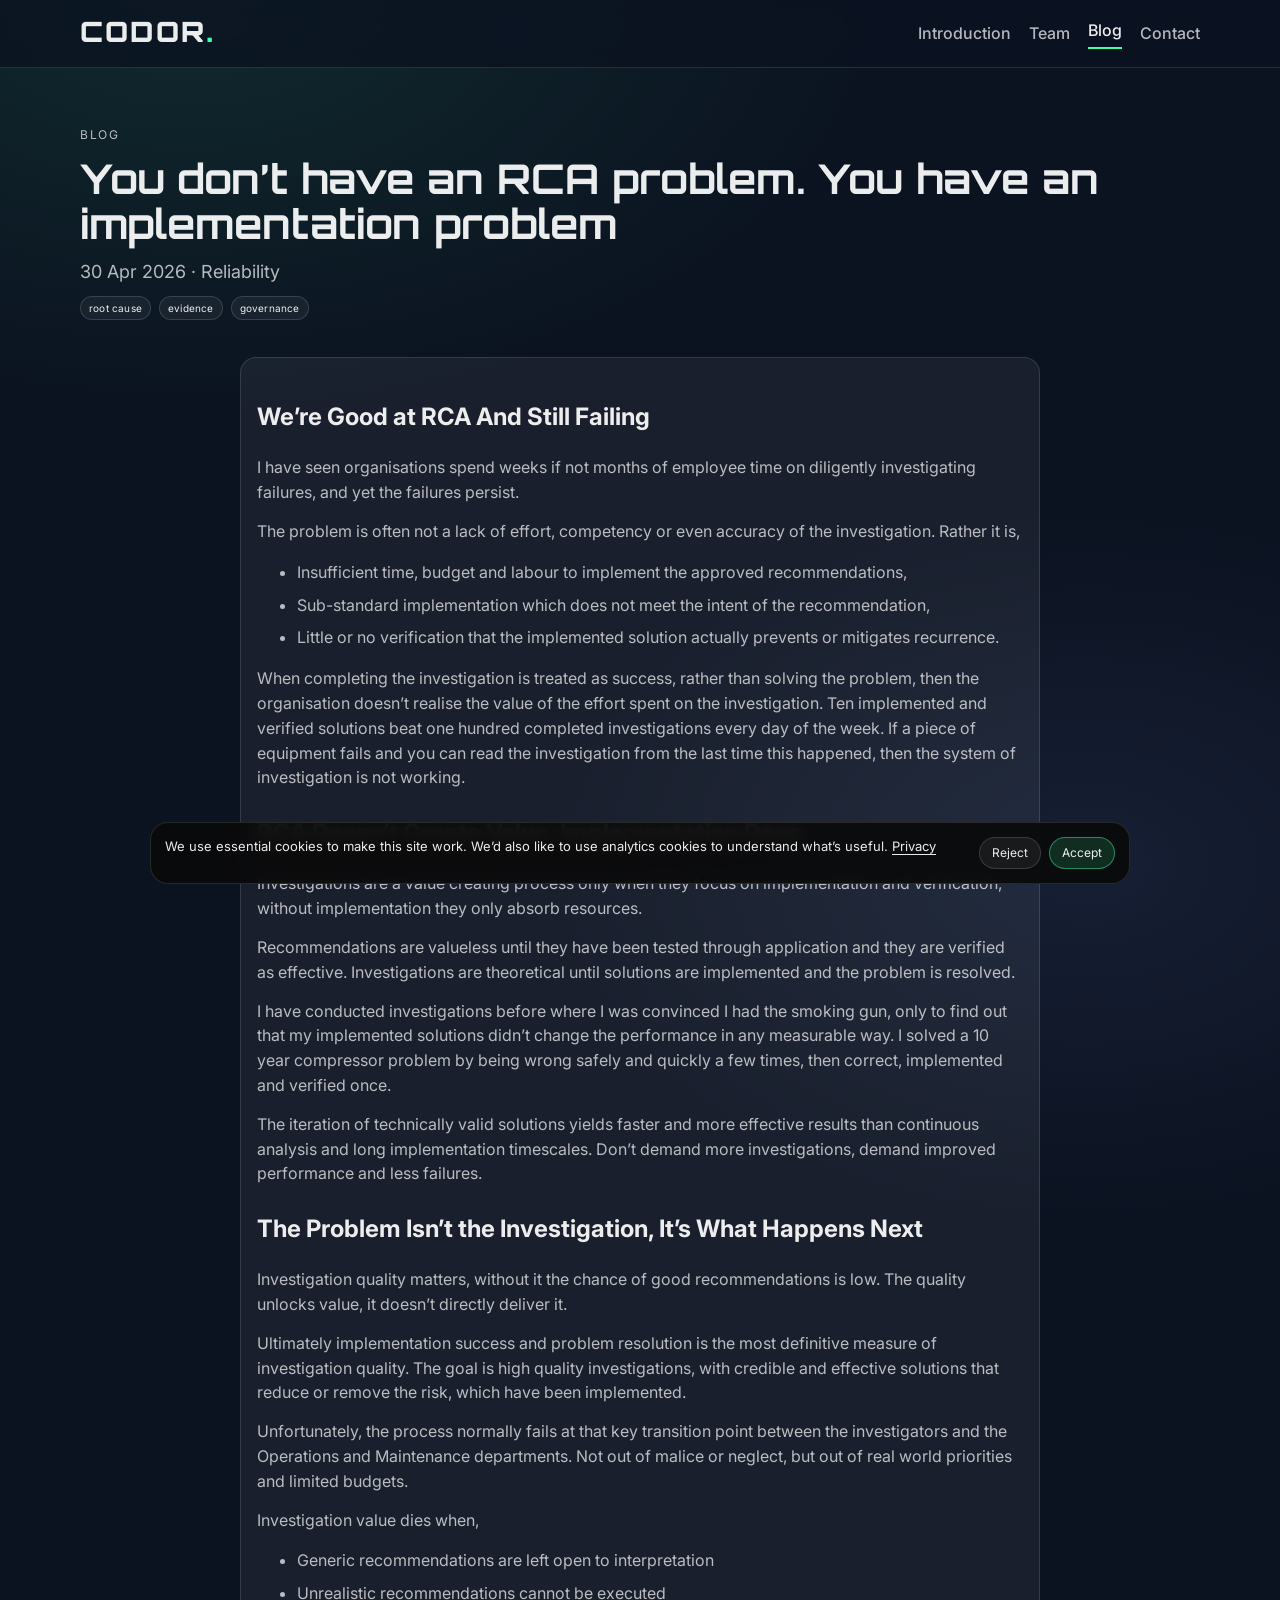
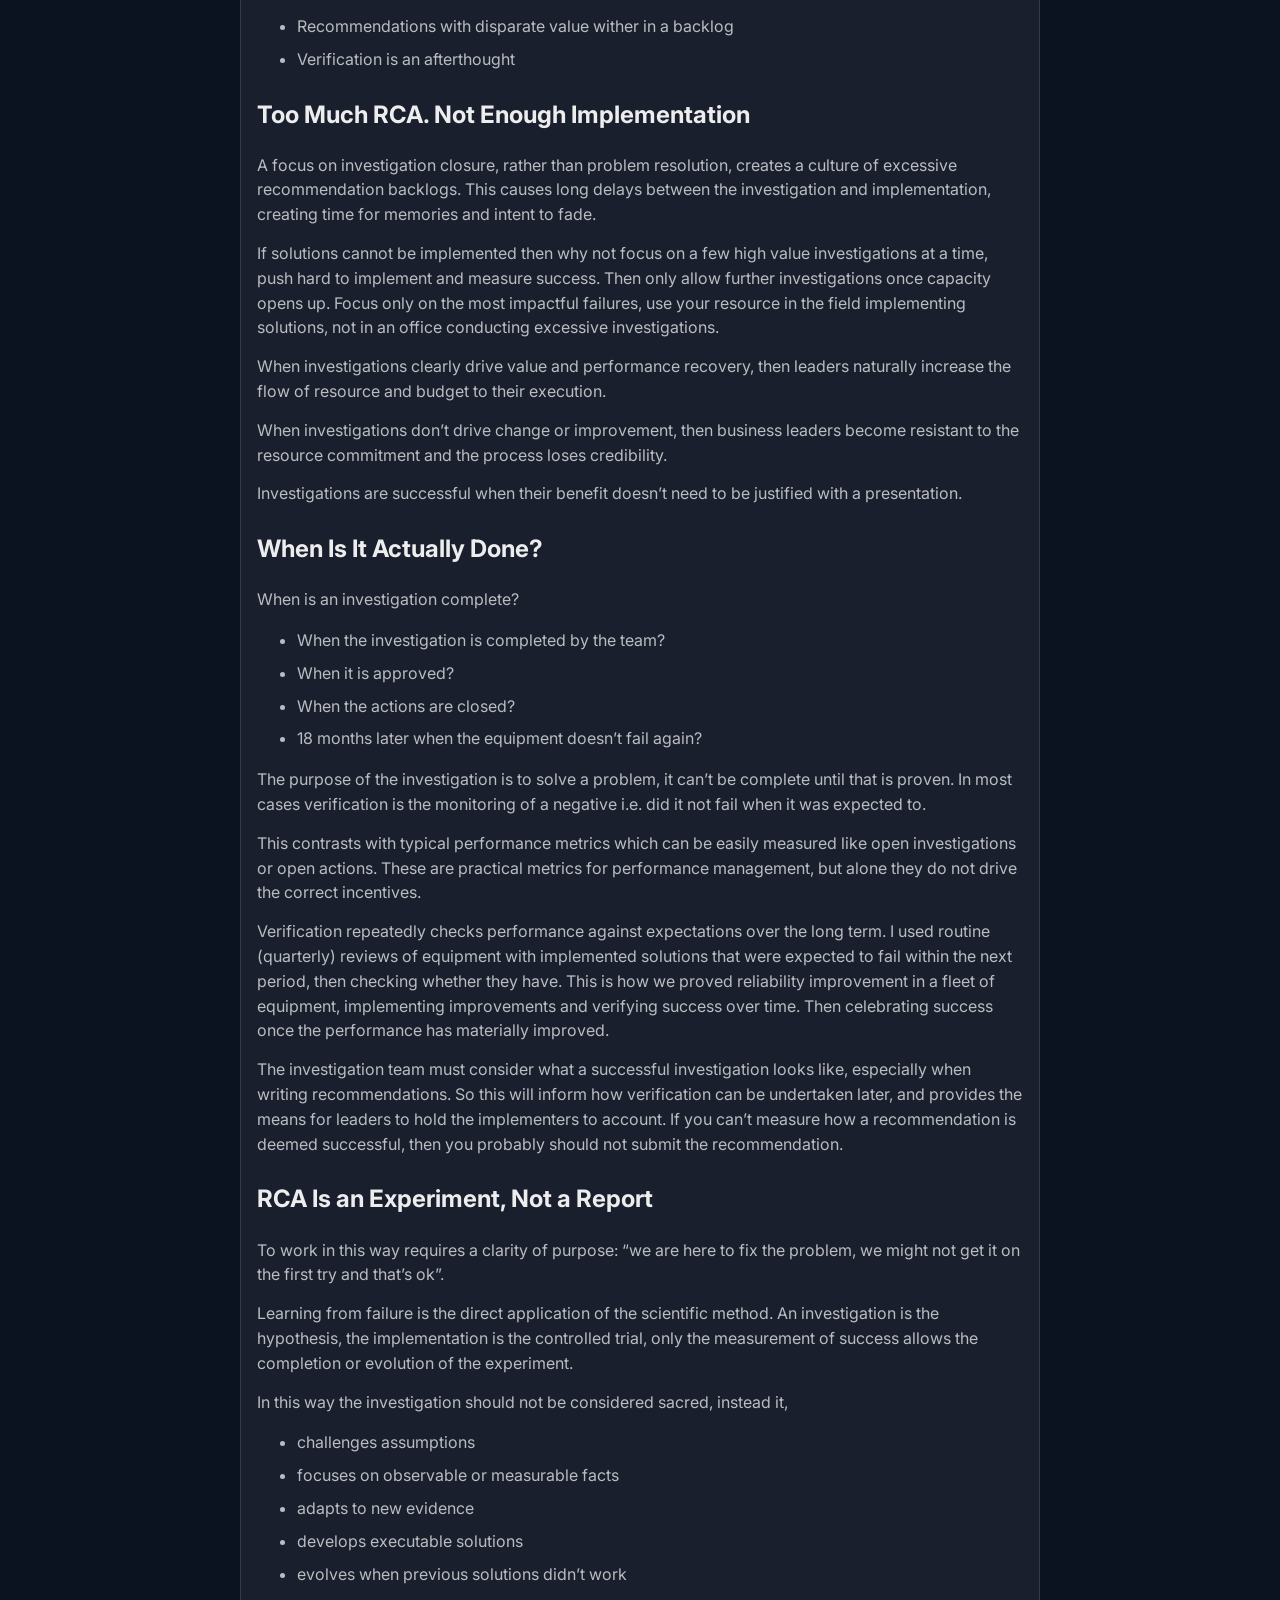
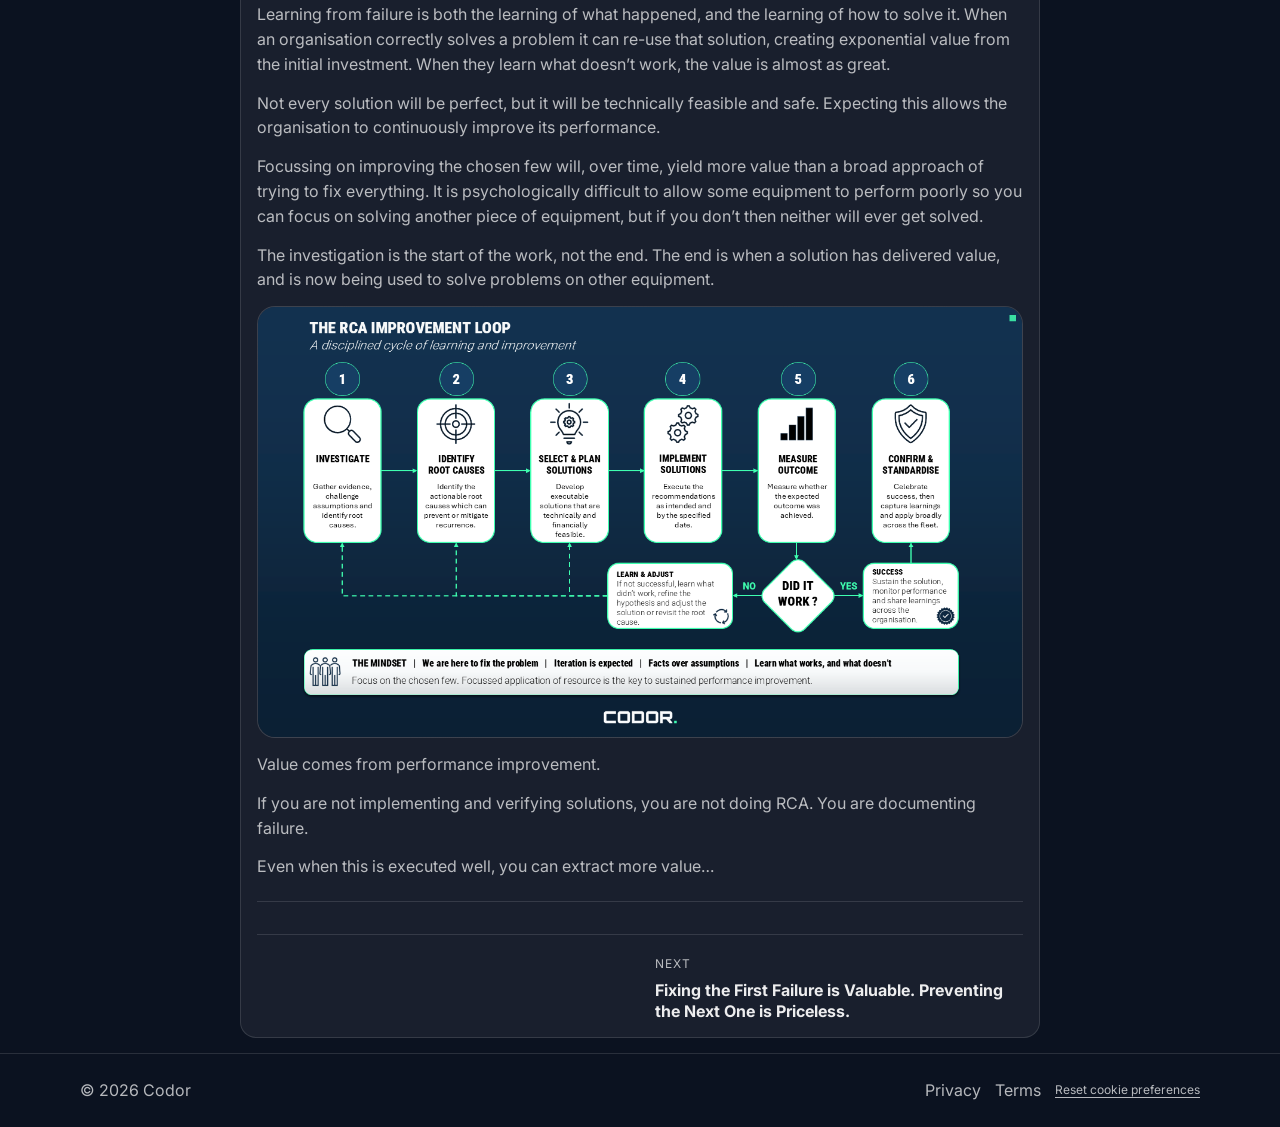
<file: blog/rca-implementation-problem.html>
<!doctype html>
<html lang="en" xmlns:mso="urn:schemas-microsoft-com:office:office" xmlns:msdt="uuid:C2F41010-65B3-11d1-A29F-00AA00C14882">
  <head>
    <meta charset="utf-8" />
    <meta name="viewport" content="width=device-width, initial-scale=1" />
    <title>You Don’t Have an RCA Problem. You Have an Implementation Problem</title>

    <!-- Fonts -->
    <link rel="preconnect" href="https://fonts.googleapis.com" />
    <link rel="preconnect" href="https://fonts.gstatic.com" crossorigin />
    <link
      href="https://fonts.googleapis.com/css2?family=Inter:wght@300;400;500;600;700&family=Orbitron:wght@400;700;900&display=swap"
      rel="stylesheet"
    />

    <!-- Global styles -->
    <link rel="stylesheet" href="/styles.css" />
  
<!--[if gte mso 9]><xml>
<mso:CustomDocumentProperties>
<mso:xd_Signature msdt:dt="string"></mso:xd_Signature>
<mso:display_urn_x003a_schemas-microsoft-com_x003a_office_x003a_office_x0023_Editor msdt:dt="string">Aaron Dorling</mso:display_urn_x003a_schemas-microsoft-com_x003a_office_x003a_office_x0023_Editor>
<mso:xd_ProgID msdt:dt="string"></mso:xd_ProgID>
<mso:_ExtendedDescription msdt:dt="string"></mso:_ExtendedDescription>
<mso:display_urn_x003a_schemas-microsoft-com_x003a_office_x003a_office_x0023_Author msdt:dt="string">Aaron Dorling</mso:display_urn_x003a_schemas-microsoft-com_x003a_office_x003a_office_x0023_Author>
<mso:ComplianceAssetId msdt:dt="string"></mso:ComplianceAssetId>
<mso:TemplateUrl msdt:dt="string"></mso:TemplateUrl>
<mso:ContentTypeId msdt:dt="string">0x010100B21C768FCAA30B4690AA3FCE0AE64EFC</mso:ContentTypeId>
<mso:TriggerFlowInfo msdt:dt="string"></mso:TriggerFlowInfo>
<mso:_SourceUrl msdt:dt="string"></mso:_SourceUrl>
<mso:_SharedFileIndex msdt:dt="string"></mso:_SharedFileIndex>
</mso:CustomDocumentProperties>
</xml><![endif]-->
</head>

  <!-- IMPORTANT:
       - Set data-post-slug to match posts.json "slug"
       - Set data-post-tags to comma-separated tag IDs from tags.json
  -->
  <body data-post-slug="rca-implementation-problem">
    <!-- HEADER -->
    <header class="site-header">
      <div class="container header-inner">
        <a href="/index.html" class="brand" aria-label="Codor home">
          <span class="brand-text">CODOR<span class="brand-dot">.</span></span>
        </a>

        <button class="nav-toggle" aria-controls="primary-nav" aria-expanded="false">
          <span class="nav-toggle-bar"></span>
          <span class="sr-only">Toggle navigation</span>
        </button>

        <nav class="primary-nav" id="primary-nav" aria-label="Primary">
          <a href="/index.html">Introduction</a>
          <a href="/team.html">Team</a>
          <a href="/blog.html" class="active">Blog</a>
          <a href="/index.html#contact">Contact</a>
        </nav>
      </div>
    </header>

    <!-- MAIN -->
    <main>
      <!-- HERO -->
      <section class="page-hero">
        <div class="container">
          <p class="kicker">Blog</p>
          <h1>You don’t have an RCA problem. You have an implementation problem</h1>
          <p class="lead">30 Apr 2026 · Reliability</p>

          <!-- Tags auto-rendered by base.js from data-post-tags + tags.json -->
          <div class="badges" data-post-tags></div>
        </div>
      </section>

      <!-- CONTENT -->
      <section class="section">
        <div class="container">
          <article class="card prose">
            <h2>We’re Good at RCA And Still Failing</h2>
            <p>
              I have seen organisations spend weeks if not months of employee time on diligently investigating failures, and yet the failures persist. 
             </p>
             <p> 
              The problem is often not a lack of effort, competency or even accuracy of the investigation. 
              Rather it is,
            </p>

              <ul>
                  <li>Insufficient time, budget and labour to implement the approved recommendations, </li>
                  <li>Sub-standard implementation which does not meet the intent of the recommendation, </li>
                  <li>Little or no verification that the implemented solution actually prevents or mitigates recurrence.</li>
              </ul>
            <p> 
              When completing the investigation is treated as success, rather than solving the problem, then the organisation doesn’t realise the value of the effort spent on the investigation. Ten implemented and verified solutions beat one hundred completed investigations every day of the week. 
              
              If a piece of equipment fails and you can read the investigation from the last time this happened, then the system of investigation is not working.
            </p>

            <h2>RCA Doesn’t Create Value. Implementation Does</h2>
            <p>
              Investigations are a value creating process only when they focus on implementation and verification, without implementation they only absorb resources.
            </p>  
            <p>
              Recommendations are valueless until they have been tested through application and they are verified as effective. Investigations are theoretical until solutions are implemented and the problem is resolved. 
            </p>
            <p>  
              I have conducted investigations before where I was convinced I had the smoking gun, only to find out that my implemented solutions didn’t change the performance in any measurable way. I solved a 10 year compressor problem by being wrong safely and quickly a few times, then correct, implemented and verified once.
            </p>
            <p> 
              The iteration of technically valid solutions yields faster and more effective results than continuous analysis and long implementation timescales. Don’t demand more investigations, demand improved performance and less failures.
            </p>

            <h2>The Problem Isn’t the Investigation, It’s What Happens Next</h2>
            <p>
              Investigation quality matters, without it the chance of good recommendations is low. The quality unlocks value, it doesn’t directly deliver it. 
            </p>
            <p>
              Ultimately implementation success and problem resolution is the most definitive measure of investigation quality. The goal is high quality investigations, with credible and effective solutions that reduce or remove the risk, which have been implemented.
            </p>
            <p>
              Unfortunately, the process normally fails at that key transition point between the investigators and the Operations and Maintenance departments. Not out of malice or neglect, but out of real world priorities and limited budgets.
            </p>
            <p>  
              Investigation value dies when,
            </p>  
              <ul>
                <li>Generic recommendations are left open to interpretation</li>
                <li>Unrealistic recommendations cannot be executed</li>
                <li>Recommendations with disparate value wither in a backlog</li>
                <li>Verification is an afterthought</li>
              </ul>

            <h2>Too Much RCA. Not Enough Implementation</h2>
            <p>
              A focus on investigation closure, rather than problem resolution, creates a culture of excessive recommendation backlogs. This causes long delays between the investigation and implementation, creating time for memories and intent to fade. 
            </p>
            <p> 
              If solutions cannot be implemented then why not focus on a few high value investigations at a time, push hard to implement and measure success. Then only allow further investigations once capacity opens up. Focus only on the most impactful failures, use your resource in the field implementing solutions, not in an office conducting excessive investigations.
            </p>
            <p>  
              When investigations clearly drive value and performance recovery, then leaders naturally increase the flow of resource and budget to their execution. 
            </p>
            <p>  
              When investigations don’t drive change or improvement, then business leaders become resistant to the resource commitment and the process loses credibility. 
            </p>
            <p>  
              Investigations are successful when their benefit doesn’t need to be justified with a presentation.
            </p>

            <h2>When Is It Actually Done?</h2>
            <p>
              When is an investigation complete?
            </p>  
              <ul>
                <li>When the investigation is completed by the team?</li>
                <li>When it is approved?</li>
                <li>When the actions are closed?</li>
                <li>18 months later when the equipment doesn’t fail again?</li>
              </ul>
            <p>  
              The purpose of the investigation is to solve a problem, it can’t be complete until that is proven.  In most cases verification is the monitoring of a negative i.e.  did it not fail when it was expected to. 
            </p>
            <p>  
              This contrasts with typical performance metrics which can be easily measured like open investigations or open actions. These are practical metrics for performance management, but alone they do not drive the correct incentives.
            </p>
            <p>  
              Verification repeatedly checks performance against expectations over the long term. I used routine (quarterly) reviews of equipment with implemented solutions that were expected to fail within the next period, then checking whether they have. This is how we proved reliability improvement in a fleet of equipment, implementing improvements and verifying success over time. Then celebrating success once the performance has materially improved.
            </p>
            <p>  
              The investigation team must consider what a successful investigation looks like, especially when writing recommendations. So this will inform how verification can be undertaken later, and provides the means for leaders to hold the implementers to account. If you can’t measure how a recommendation is deemed successful, then you probably should not submit the recommendation.
            </p>

            <h2>RCA Is an Experiment, Not a Report</h2>
            <p>
              To work in this way requires a clarity of purpose: “we are here to fix the problem, we might not get it on the first try and that’s ok”. 
            </p>
            <p>  
              Learning from failure is the direct application of the scientific method. An investigation is the hypothesis, the implementation is the controlled trial, only the measurement of success allows the completion or evolution of the experiment. 
            </p>
            <p>  
              In this way the investigation should not be considered sacred, instead it,
             </p> 
              <ul>
                <li>challenges assumptions</li>
                <li>focuses on observable or measurable facts</li>
                <li>adapts to new evidence</li>
                <li>develops executable solutions</li>
                <li>evolves when previous solutions didn’t work</li>
              </ul>
              <p>
              Learning from failure is both the learning of what happened, and the learning of how to solve it. When an organisation correctly solves a problem it can re-use that solution, creating exponential value from the initial investment. When they learn what doesn’t work, the value is almost as great. 
              </p>
              <p>
              Not every solution will be perfect, but it will be technically feasible and safe. Expecting this allows the organisation to continuously improve its performance. 
              </p>
              <p>
              Focussing on improving the chosen few will, over time, yield more value than a broad approach of trying to fix everything. It is psychologically difficult to allow some equipment to perform poorly so you can focus on solving another piece of equipment, but if you don’t then neither will ever get solved. 
              </p>
              <p>
              The investigation is the start of the work, not the end. The end is when a solution has delivered value, and is now being used to solve problems on other equipment.
            </p>
              <img
                src="/images/the-rca-improvement-loop.png"
                alt="The RCA Implementation and Verification Loop"
                class="image-placeholder expandable-image"
            />
            <p>

              </p>
            <p>  
              Value comes from performance improvement.
            </p>
            <p>  
              If you are not implementing and verifying solutions, you are not doing RCA. You are documenting failure.
            </p>
            <p>  
              Even when this is executed well, you can extract more value…
            </p>
            <hr />


            <!-- Optional: next/prev nav (if you’re using it) -->
            <!--
            <nav class="post-nav" aria-label="Post navigation">
              <a href="/blog/PREV_SLUG.html">
                <span>Previous</span>
                <strong>Previous post title</strong>
              </a>
              <a href="/blog/NEXT_SLUG.html">
                <span>Next</span>
                <strong>Next post title</strong>
              </a>
            </nav>
            -->
          </article>
        </div>
      </section>
    </main>

    <!-- BACK TO TOP -->
    <button id="backToTop" class="back-to-top" aria-label="Back to top" title="Back to top">
      ↑
    </button>

    <!-- FOOTER -->
    <footer class="site-footer">
      <div class="container footer-inner">
        <span>© <span id="year"></span> Codor</span>
        <nav class="footer-links" aria-label="Footer">
          <a href="/privacy.html">Privacy</a>
          <a href="/terms.html">Terms</a>
          <button type="button" class="footer-link-button" data-reset-cookies>
            Reset cookie preferences
          </button>
        </nav>
      </div>
    </footer>

    <!-- Global JS -->
    <script src="/base.js"></script>
  </body>
</html>
</file>
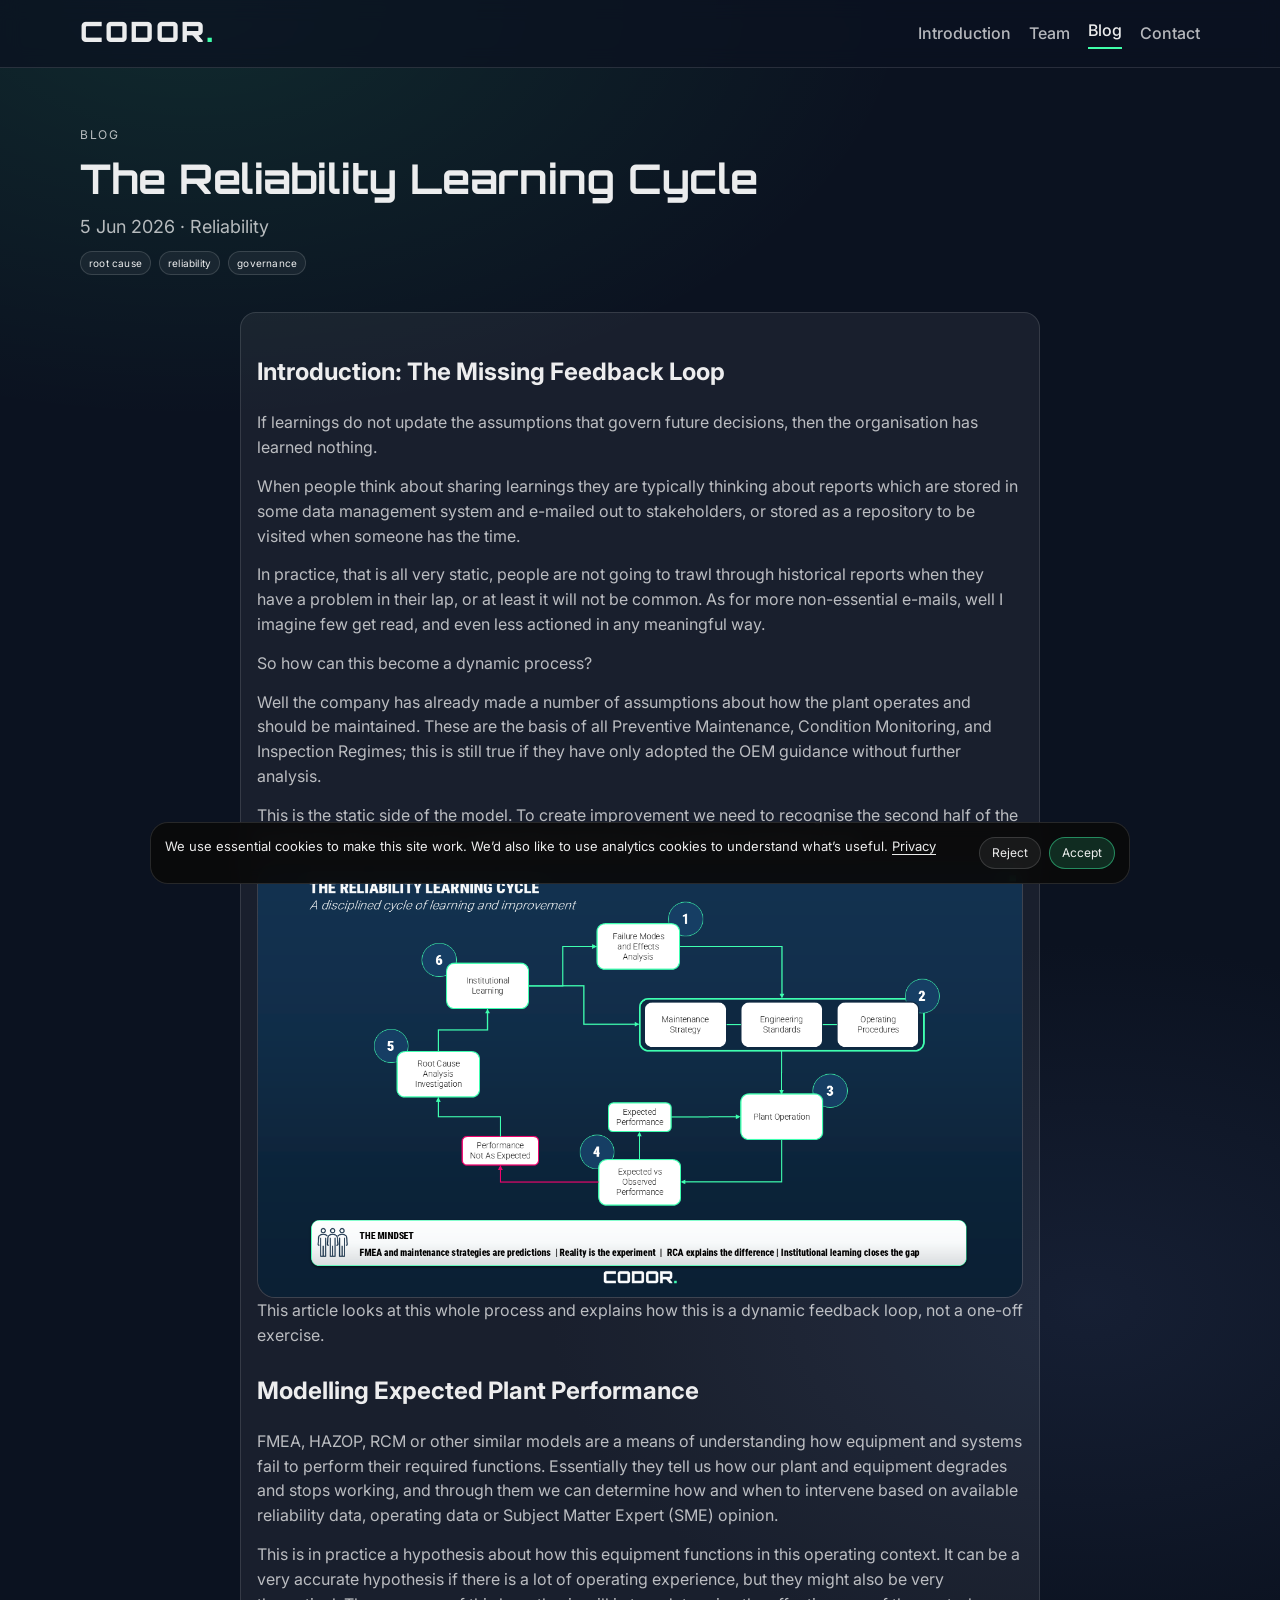
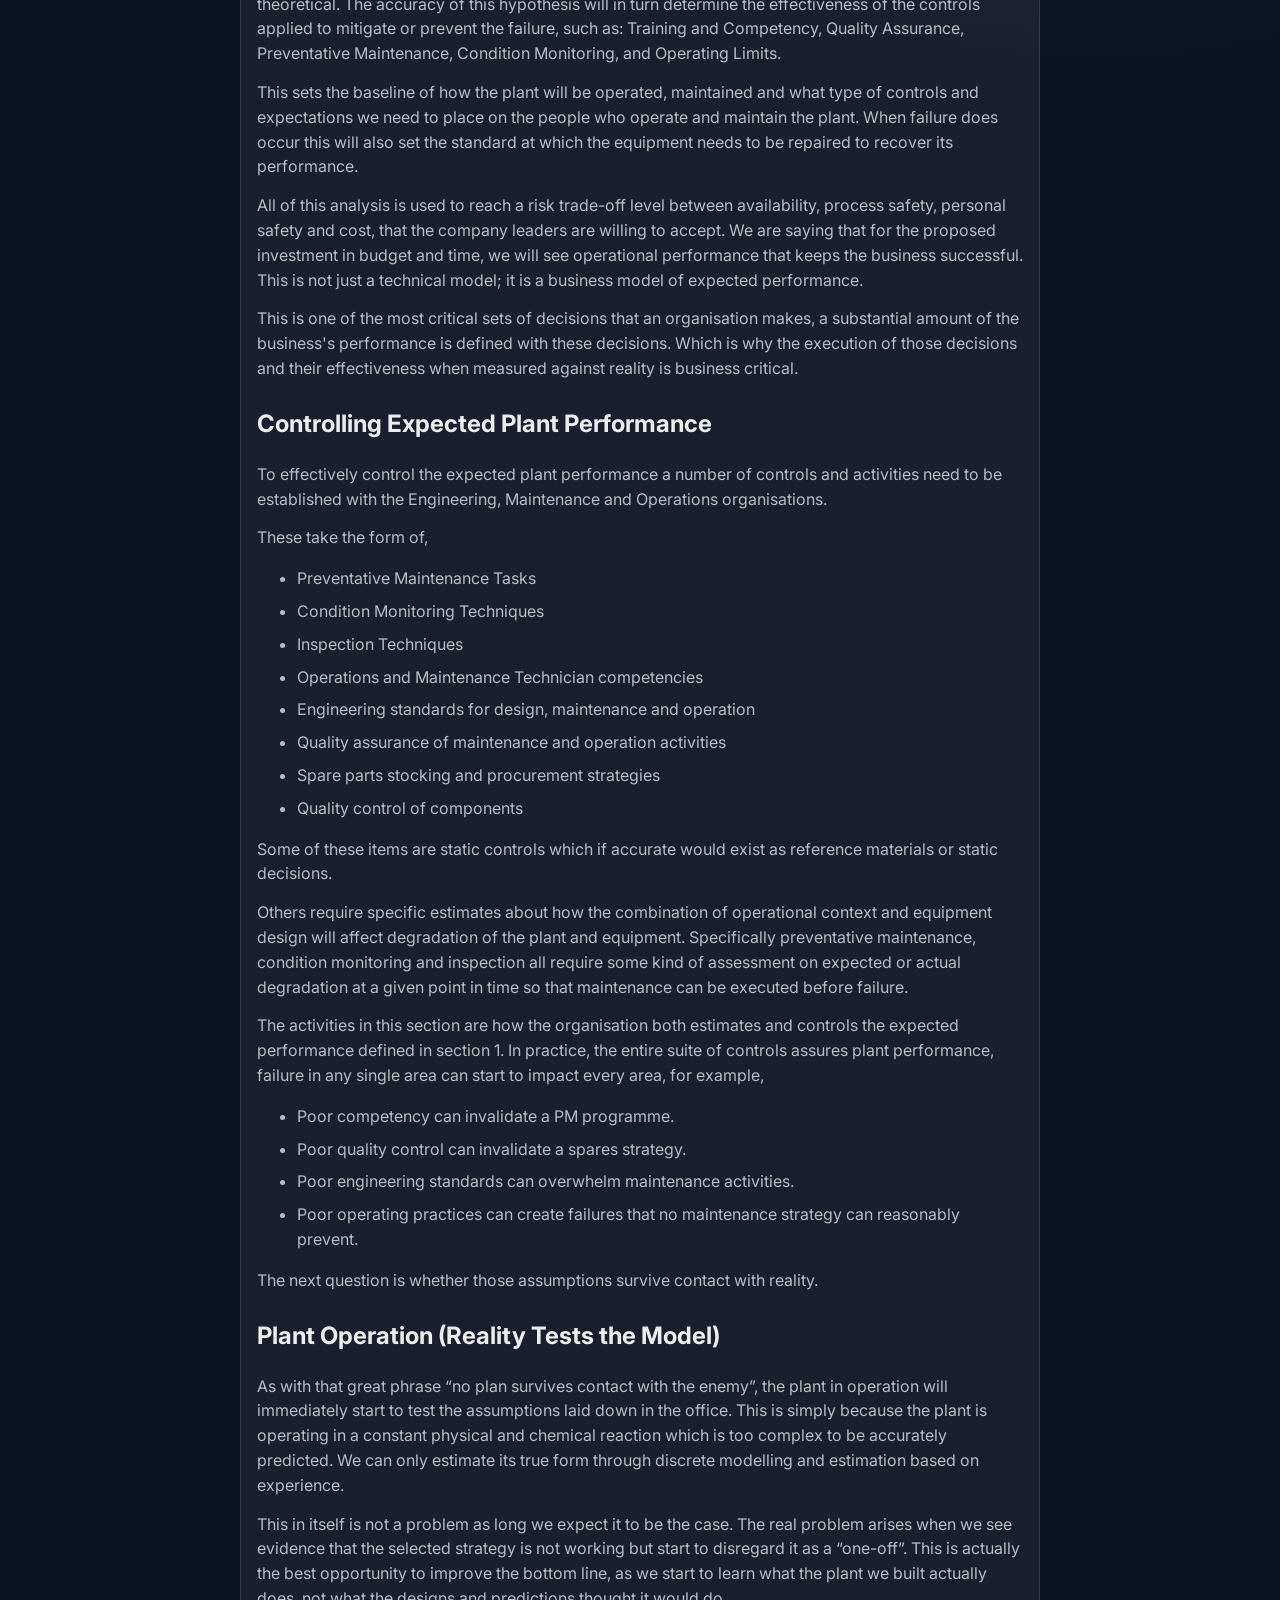
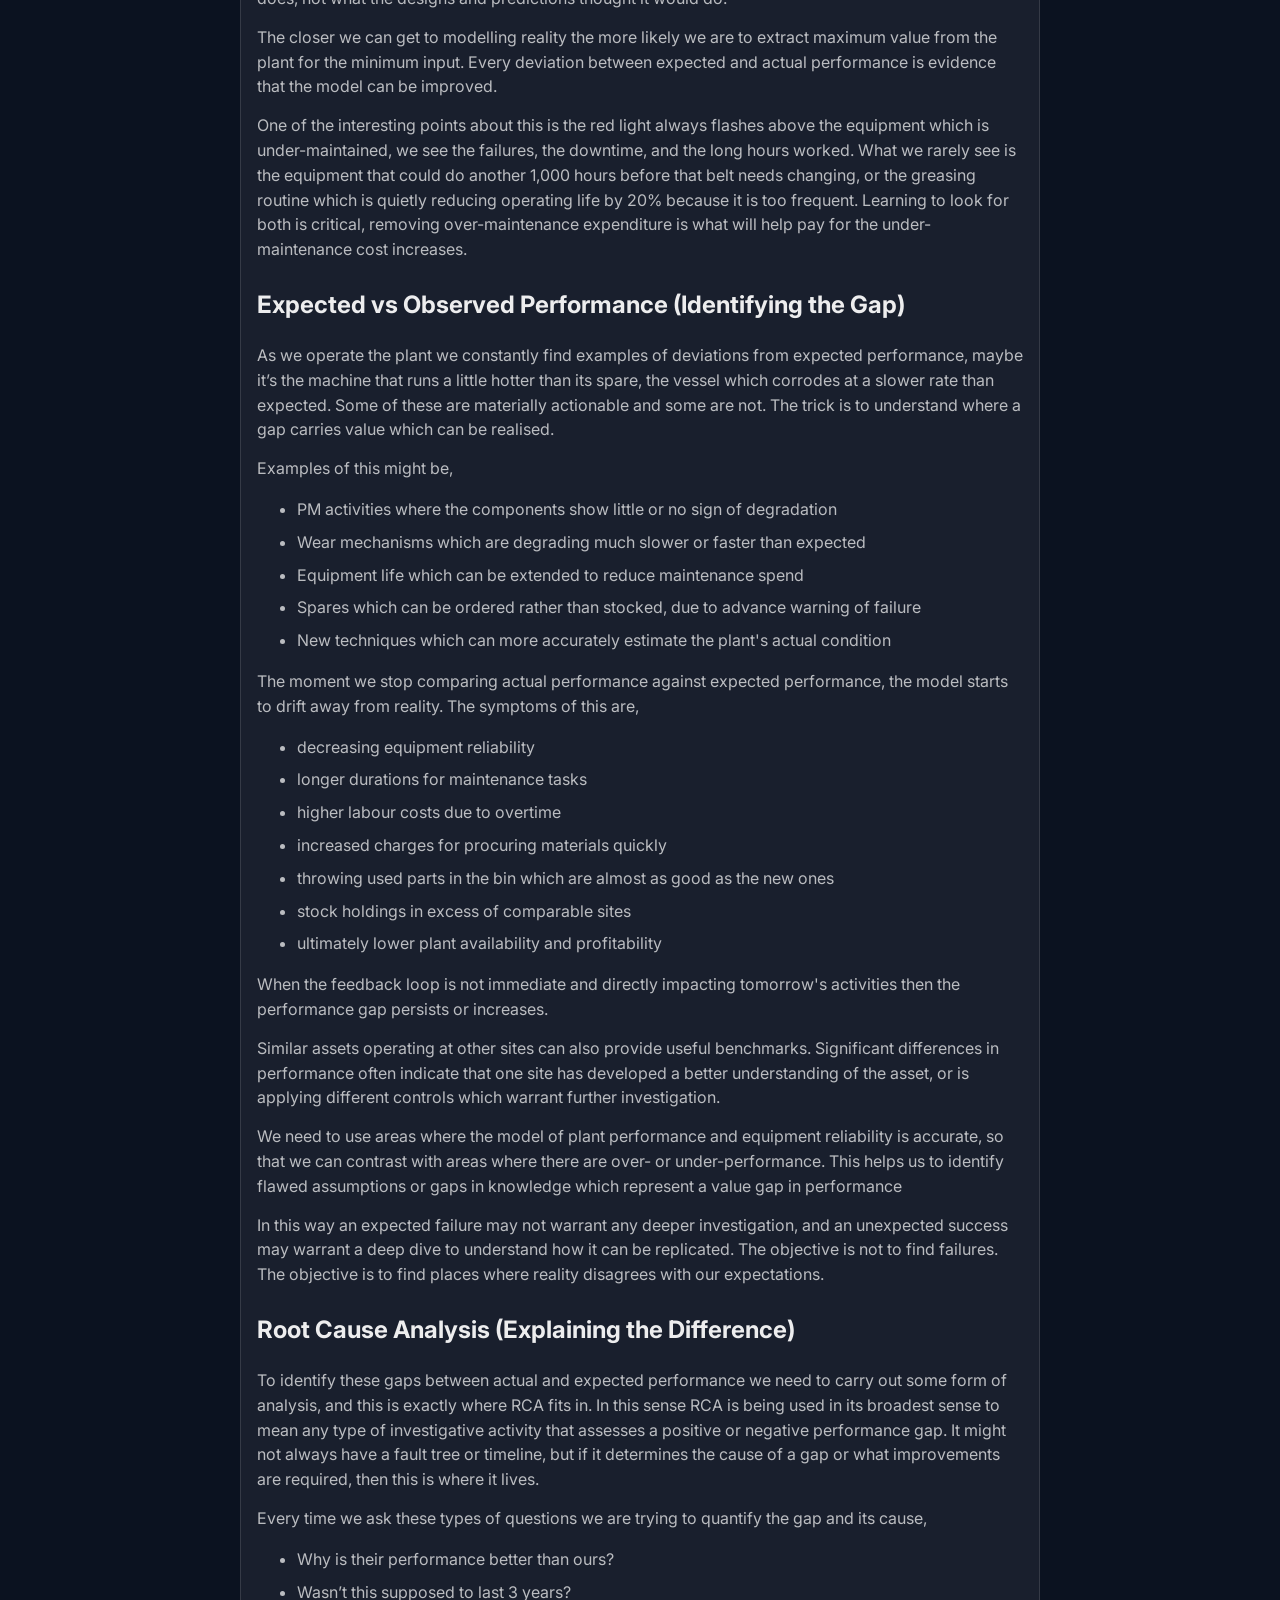
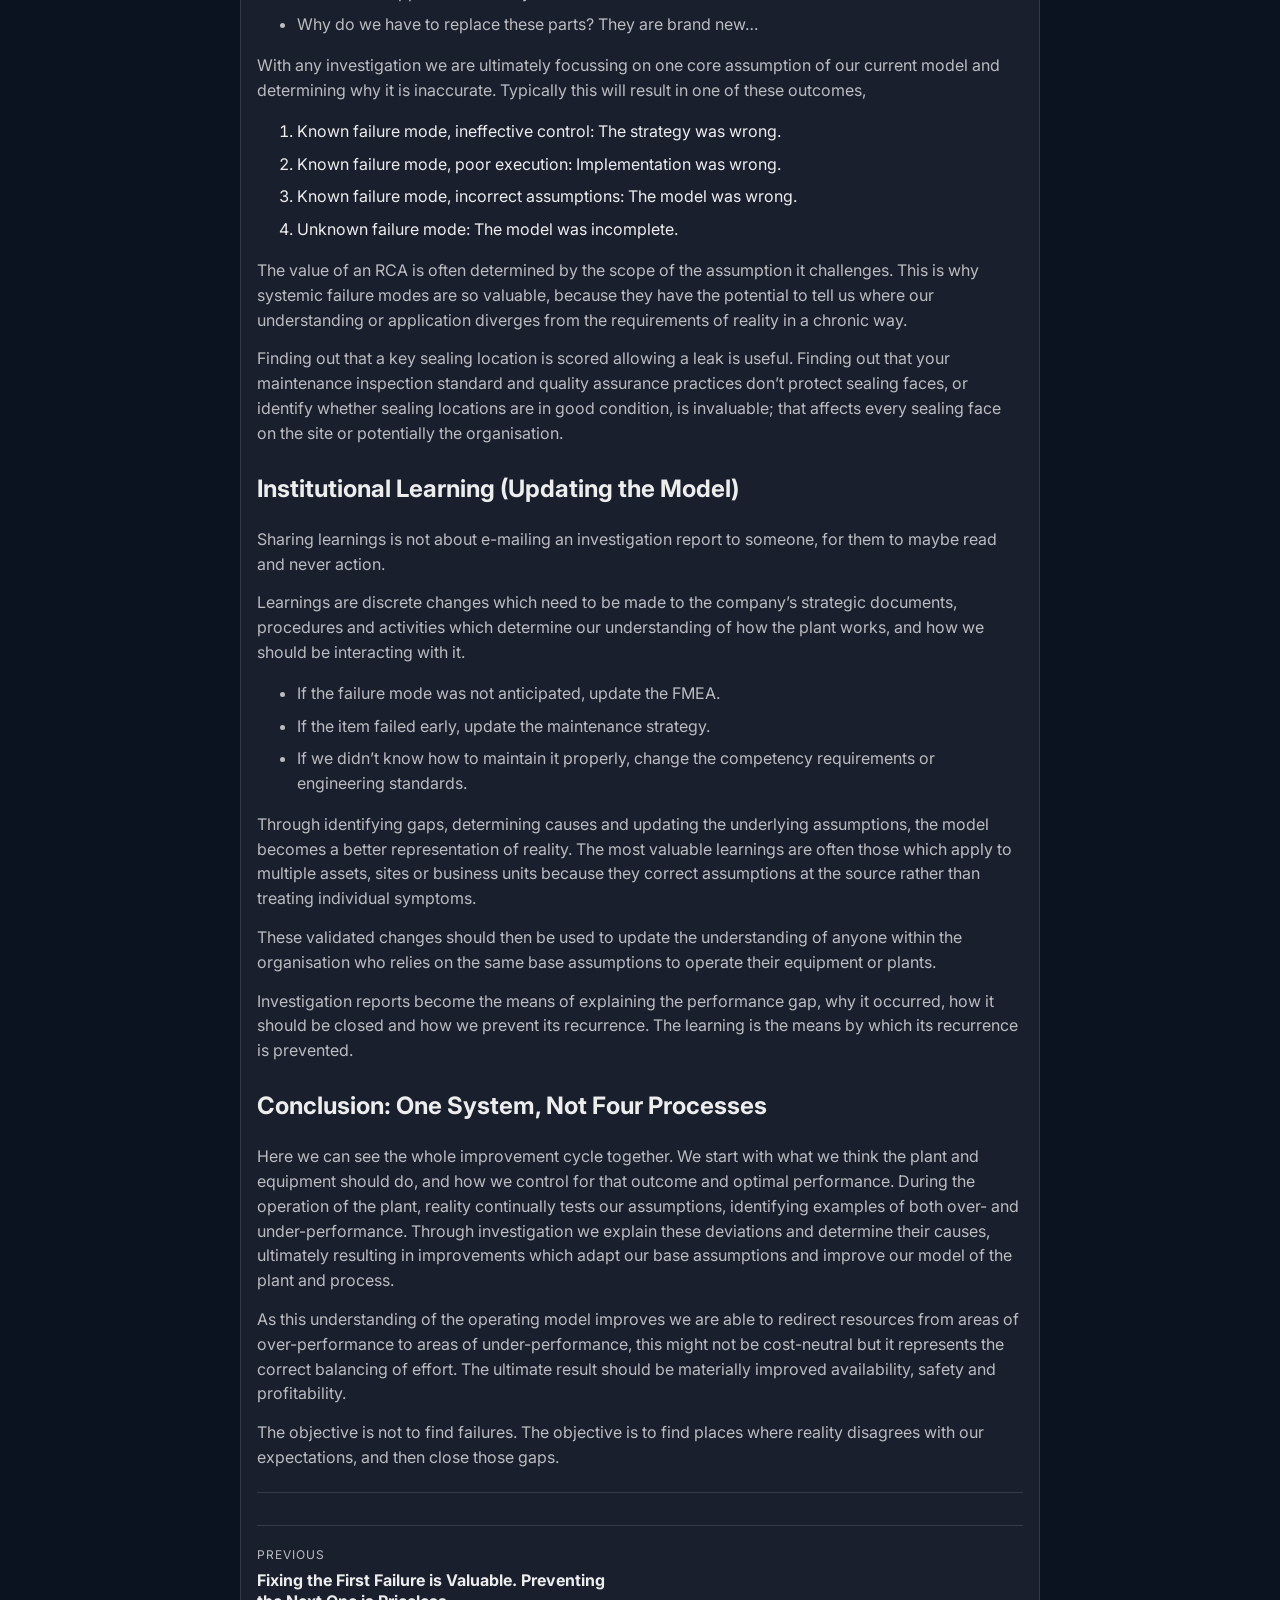
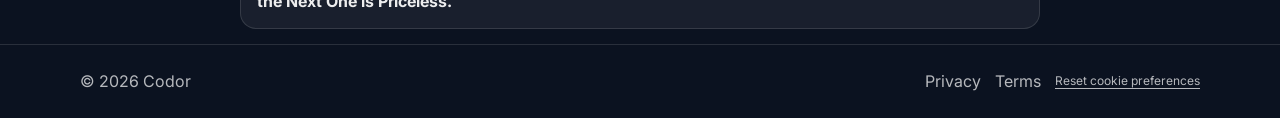
<file: blog/the-reliability-learning-cycle.html>
<!DOCTYPE html>

<html lang="en" xmlns:msdt="uuid:C2F41010-65B3-11d1-A29F-00AA00C14882" xmlns:mso="urn:schemas-microsoft-com:office:office">
<head>
<meta charset="utf-8"/>
<meta content="width=device-width, initial-scale=1" name="viewport"/>
<title>The Reliability Learning Cycle</title>
<!-- Fonts -->
<link href="https://fonts.googleapis.com" rel="preconnect"/>
<link crossorigin="" href="https://fonts.gstatic.com" rel="preconnect"/>
<link href="https://fonts.googleapis.com/css2?family=Inter:wght@300;400;500;600;700&amp;family=Orbitron:wght@400;700;900&amp;display=swap" rel="stylesheet"/>
<!-- Global styles -->
<link href="/styles.css" rel="stylesheet"/>
<!--[if gte mso 9]><xml>
<mso:CustomDocumentProperties>
<mso:xd_Signature msdt:dt="string"></mso:xd_Signature>
<mso:display_urn_x003a_schemas-microsoft-com_x003a_office_x003a_office_x0023_Editor msdt:dt="string">Aaron Dorling</mso:display_urn_x003a_schemas-microsoft-com_x003a_office_x003a_office_x0023_Editor>
<mso:xd_ProgID msdt:dt="string"></mso:xd_ProgID>
<mso:_ExtendedDescription msdt:dt="string"></mso:_ExtendedDescription>
<mso:display_urn_x003a_schemas-microsoft-com_x003a_office_x003a_office_x0023_Author msdt:dt="string">Aaron Dorling</mso:display_urn_x003a_schemas-microsoft-com_x003a_office_x003a_office_x0023_Author>
<mso:ComplianceAssetId msdt:dt="string"></mso:ComplianceAssetId>
<mso:TemplateUrl msdt:dt="string"></mso:TemplateUrl>
<mso:ContentTypeId msdt:dt="string">0x010100B21C768FCAA30B4690AA3FCE0AE64EFC</mso:ContentTypeId>
<mso:TriggerFlowInfo msdt:dt="string"></mso:TriggerFlowInfo>
<mso:_SourceUrl msdt:dt="string"></mso:_SourceUrl>
<mso:_SharedFileIndex msdt:dt="string"></mso:_SharedFileIndex>
</mso:CustomDocumentProperties>
</xml><![endif]-->
</head>
<!-- IMPORTANT:
       - Set data-post-slug to match posts.json "slug"
       - Set data-post-tags to comma-separated tag IDs from tags.json
  -->
<body data-post-slug="the-reliability-learning-cycle">
<!-- HEADER -->
<header class="site-header">
<div class="container header-inner">
<a aria-label="Codor home" class="brand" href="/index.html">
<span class="brand-text">CODOR<span class="brand-dot">.</span></span>
</a>
<button aria-controls="primary-nav" aria-expanded="false" class="nav-toggle">
<span class="nav-toggle-bar"></span>
<span class="sr-only">Toggle navigation</span>
</button>
<nav aria-label="Primary" class="primary-nav" id="primary-nav">
<a href="/index.html">Introduction</a>
<a href="/team.html">Team</a>
<a class="active" href="/blog.html">Blog</a>
<a href="/index.html#contact">Contact</a>
</nav>
</div>
</header>
<!-- MAIN -->
<main>
<!-- HERO -->
<section class="page-hero">
<div class="container">
<p class="kicker">Blog</p>
<h1>The Reliability Learning Cycle</h1>
<p class="lead">5 Jun 2026 · Reliability</p>
<!-- Tags auto-rendered by base.js from data-post-tags + tags.json -->
<div class="badges" data-post-tags=""></div>
</div>
</section>
<!-- CONTENT -->
<section class="section">
<div class="container">
<article class="card prose"><h2>Introduction: The Missing Feedback Loop</h2>
  <p>If learnings do not update the assumptions that govern future decisions, then the organisation has learned nothing.</p>
  <p>When people think about sharing learnings they are typically thinking about reports which are stored in some data management system and e-mailed out to stakeholders, or stored as a repository to be visited when someone has the time.</p>
  <p>In practice, that is all very static, people are not going to trawl through historical reports when they have a problem in their lap, or at least it will not be common. As for more non-essential e-mails, well I imagine few get read, and even less actioned in any meaningful way.</p>
  <p>So how can this become a dynamic process?</p>
  <p>Well the company has already made a number of assumptions about how the plant operates and should be maintained. These are the basis of all Preventive Maintenance, Condition Monitoring, and Inspection Regimes; this is still true if they have only adopted the OEM guidance without further analysis.</p>
  <p>This is the static side of the model. To create improvement we need to recognise the second half of the model that allows us to turn organisational learning into a positive feedback loop.</p>
  <img alt="The Reliability Learning Cycle" class="image-placeholder expandable-image" src="/images/the-reliability-learning-cycle.png"/>
  <p>This article looks at this whole process and explains how this is a dynamic feedback loop, not a one-off exercise.</p>
  <h2>Modelling Expected Plant Performance</h2>
  <p>FMEA, HAZOP, RCM or other similar models are a means of understanding how equipment and systems fail to perform their required functions. Essentially they tell us how our plant and equipment degrades and stops working, and through them we can determine how and when to intervene based on available reliability data, operating data or Subject Matter Expert (SME) opinion.</p>
  <p>This is in practice a hypothesis about how this equipment functions in this operating context. It can be a very accurate hypothesis if there is a lot of operating experience, but they might also be very theoretical. The accuracy of this hypothesis will in turn determine the effectiveness of the controls applied to mitigate or prevent the failure, such as: Training and Competency, Quality Assurance, Preventative Maintenance, Condition Monitoring, and Operating Limits.</p>
  <p>This sets the baseline of how the plant will be operated, maintained and what type of controls and expectations we need to place on the people who operate and maintain the plant. When failure does occur this will also set the standard at which the equipment needs to be repaired to recover its performance.</p>
  <p>All of this analysis is used to reach a risk trade-off level between availability, process safety, personal safety and cost, that the company leaders are willing to accept. We are saying that for the proposed investment in budget and time, we will see operational performance that keeps the business successful. This is not just a technical model; it is a business model of expected performance.</p>
  <p>This is one of the most critical sets of decisions that an organisation makes, a substantial amount of the business's performance is defined with these decisions. Which is why the execution of those decisions and their effectiveness when measured against reality is business critical.</p>
  <h2>Controlling Expected Plant Performance</h2>
  <p>To effectively control the expected plant performance a number of controls and activities need to be established with the Engineering, Maintenance and Operations organisations.</p>
  <p>These take the form of,</p>
  <ul>
    <li>Preventative Maintenance Tasks</li>
    <li>Condition Monitoring Techniques</li>
    <li>Inspection Techniques</li>
    <li>Operations and Maintenance Technician competencies</li>
    <li>Engineering standards for design, maintenance and operation</li>
    <li>Quality assurance of maintenance and operation activities</li>
    <li>Spare parts stocking and procurement strategies</li>
    <li>Quality control of components</li>
  </ul>
  <p>Some of these items are static controls which if accurate would exist as reference materials or static decisions.</p>
  <p>Others require specific estimates about how the combination of operational context and equipment design will affect degradation of the plant and equipment. Specifically preventative maintenance, condition monitoring and inspection all require some kind of assessment on expected or actual degradation at a given point in time so that maintenance can be executed before failure.</p>
  <p>The activities in this section are how the organisation both estimates and controls the expected performance defined in section 1. In practice, the entire suite of controls assures plant performance, failure in any single area can start to impact every area, for example,</p>
  <ul>
    <li>Poor competency can invalidate a PM programme.</li>
    <li>Poor quality control can invalidate a spares strategy.</li>
    <li>Poor engineering standards can overwhelm maintenance activities.</li>
    <li>Poor operating practices can create failures that no maintenance strategy can reasonably prevent.</li>
  </ul>
  <p>The next question is whether those assumptions survive contact with reality.</p>
  <h2>Plant Operation (Reality Tests the Model)</h2>
  <p>As with that great phrase “no plan survives contact with the enemy”, the plant in operation will immediately start to test the assumptions laid down in the office. This is simply because the plant is operating in a constant physical and chemical reaction which is too complex to be accurately predicted. We can only estimate its true form through discrete modelling and estimation based on experience.</p>
  <p>This in itself is not a problem as long we expect it to be the case. The real problem arises when we see evidence that the selected strategy is not working but start to disregard it as a “one-off”. This is actually the best opportunity to improve the bottom line, as we start to learn what the plant we built actually does, not what the designs and predictions thought it would do.</p>
  <p>The closer we can get to modelling reality the more likely we are to extract maximum value from the plant for the minimum input. Every deviation between expected and actual performance is evidence that the model can be improved.</p>
  <p>One of the interesting points about this is the red light always flashes above the equipment which is under-maintained, we see the failures, the downtime, and the long hours worked. What we rarely see is the equipment that could do another 1,000 hours before that belt needs changing, or the greasing routine which is quietly reducing operating life by 20% because it is too frequent. Learning to look for both is critical, removing over-maintenance expenditure is what will help pay for the under-maintenance cost increases.</p>
  <h2>Expected vs Observed Performance (Identifying the Gap)</h2>
  <p>As we operate the plant we constantly find examples of deviations from expected performance, maybe it’s the machine that runs a little hotter than its spare, the vessel which corrodes at a slower rate than expected. Some of these are materially actionable and some are not. The trick is to understand where a gap carries value which can be realised.</p>
  <p>Examples of this might be,</p>
  <ul>
    <li>PM activities where the components show little or no sign of degradation</li>
    <li>Wear mechanisms which are degrading much slower or faster than expected</li>
    <li>Equipment life which can be extended to reduce maintenance spend</li>
    <li>Spares which can be ordered rather than stocked, due to advance warning of failure</li>
    <li>New techniques which can more accurately estimate the plant's actual condition</li>
  </ul>
  <p>The moment we stop comparing actual performance against expected performance, the model starts to drift away from reality. The symptoms of this are,</p>
  <ul>
    <li>decreasing equipment reliability</li>
    <li>longer durations for maintenance tasks</li>
    <li>higher labour costs due to overtime</li>
    <li>increased charges for procuring materials quickly</li>
    <li>throwing used parts in the bin which are almost as good as the new ones</li>
    <li>stock holdings in excess of comparable sites</li>
    <li>ultimately lower plant availability and profitability</li>
  </ul>
  <p>When the feedback loop is not immediate and directly impacting tomorrow's activities then the performance gap persists or increases.</p>
  <p>Similar assets operating at other sites can also provide useful benchmarks. Significant differences in performance often indicate that one site has developed a better understanding of the asset, or is applying different controls which warrant further investigation.</p>
  <p>We need to use areas where the model of plant performance and equipment reliability is accurate, so that we can contrast with areas where there are over- or under-performance. This helps us to identify flawed assumptions or gaps in knowledge which represent a value gap in performance</p>
  <p>In this way an expected failure may not warrant any deeper investigation, and an unexpected success may warrant a deep dive to understand how it can be replicated. The objective is not to find failures. The objective is to find places where reality disagrees with our expectations.</p>
  <h2>Root Cause Analysis (Explaining the Difference)</h2>
  <p>To identify these gaps between actual and expected performance we need to carry out some form of analysis, and this is exactly where RCA fits in. In this sense RCA is being used in its broadest sense to mean any type of investigative activity that assesses a positive or negative performance gap. It might not always have a fault tree or timeline, but if it determines the cause of a gap or what improvements are required, then this is where it lives.</p>
  <p>Every time we ask these types of questions we are trying to quantify the gap and its cause,</p>
  <ul>
    <li>Why is their performance better than ours?</li>
    <li>Wasn’t this supposed to last 3 years?</li>
    <li>Why do we have to replace these parts? They are brand new…</li>
  </ul>
  <p>With any investigation we are ultimately focussing on one core assumption of our current model and determining why it is inaccurate.  Typically this will result in one of these outcomes,</p>
  <ol>
    <li>Known failure mode, ineffective control: The strategy was wrong.</li>
    <li>Known failure mode, poor execution: Implementation was wrong.</li>
    <li>Known failure mode, incorrect assumptions: The model was wrong.</li>
    <li>Unknown failure mode: The model was incomplete.</li>
  </ol>
  <p>The value of an RCA is often determined by the scope of the assumption it challenges. This is why systemic failure modes are so valuable, because they have the potential to tell us where our understanding or application diverges from the requirements of reality in a chronic way.</p>
  <p>Finding out that a key sealing location is scored allowing a leak is useful. Finding out that your maintenance inspection standard and quality assurance practices don’t protect sealing faces, or identify whether sealing locations are in good condition, is invaluable; that affects every sealing face on the site or potentially the organisation.</p>
  <h2>Institutional Learning (Updating the Model)</h2>
  <p>Sharing learnings is not about e-mailing an investigation report to someone, for them to maybe read and never action.</p>
  <p>Learnings are discrete changes which need to be made to the company’s strategic documents, procedures and activities which determine our understanding of how the plant works, and how we should be interacting with it.</p>
  <ul>
    <li>If the failure mode was not anticipated, update the FMEA.</li>
    <li>If the item failed early, update the maintenance strategy.</li>
    <li>If we didn’t know how to maintain it properly, change the competency requirements or engineering standards.</li>
  </ul>
  <p>Through identifying gaps, determining causes and updating the underlying assumptions, the model becomes a better representation of reality. The most valuable learnings are often those which apply to multiple assets, sites or business units because they correct assumptions at the source rather than treating individual symptoms.</p>
  <p>These validated changes should then be used to update the understanding of anyone within the organisation who relies on the same base assumptions to operate their equipment or plants.</p>
  <p>Investigation reports become the means of explaining the performance gap, why it occurred, how it should be closed and how we prevent its recurrence. The learning is the means by which its recurrence is prevented.</p>
  <h2>Conclusion: One System, Not Four Processes</h2>
  <p>Here we can see the whole improvement cycle together. We start with what we think the plant and equipment should do, and how we control for that outcome and optimal performance. During the operation of the plant, reality continually tests our assumptions, identifying examples of both over- and under-performance. Through investigation we explain these deviations and determine their causes, ultimately resulting in improvements which adapt our base assumptions and improve our model of the plant and process.</p>
  <p>As this understanding of the operating model improves we are able to redirect resources from areas of over-performance to areas of under-performance, this might not be cost-neutral but it represents the correct balancing of effort. The ultimate result should be materially improved availability, safety and profitability.</p>
  <p>The objective is not to find failures. The objective is to find places where reality disagrees with our expectations, and then close those gaps.</p>
  <hr/>
</article>
</div>
</section>
</main>
<!-- BACK TO TOP -->
<button aria-label="Back to top" class="back-to-top" id="backToTop" title="Back to top">
      ↑
    </button>
<!-- FOOTER -->
<footer class="site-footer">
<div class="container footer-inner">
<span>© <span id="year"></span> Codor</span>
<nav aria-label="Footer" class="footer-links">
<a href="/privacy.html">Privacy</a>
<a href="/terms.html">Terms</a>
<button class="footer-link-button" data-reset-cookies="" type="button">
            Reset cookie preferences
          </button>
</nav>
</div>
</footer>
<!-- Global JS -->
<script src="/base.js"></script>
</body>
</html>
</file>
<file: styles.css>
:root{
  --bg: #0b1220;
  --surface: rgba(255,255,255,0.06);
  --border: rgba(255,255,255,0.12);

  --text: rgba(255,255,255,0.92);
  --muted: rgba(255,255,255,0.70);

  --brand: #1F2A44;
  --accent: #3FFFAA;

  --radius: 18px;
  --container: 1120px;
  --pad: 24px;

  --font-sans: Inter, system-ui, -apple-system, Segoe UI, Roboto, Arial, sans-serif;
  --font-display: Orbitron, Inter, system-ui, sans-serif;
}

*{ box-sizing: border-box; }
body{
  margin: 0;
  font-family: var(--font-sans);
  color: var(--text);
  background: radial-gradient(1200px 700px at 15% 0%, rgba(63,255,170,0.10), transparent 60%),
              radial-gradient(900px 600px at 85% 20%, rgba(31,42,68,0.55), transparent 60%),
              var(--bg);
  line-height: 1.55;
}

a{ color: inherit; text-decoration: none; }
a:hover{ text-decoration: underline; text-underline-offset: 3px; }

.container{
  width: min(var(--container), calc(100% - 2*var(--pad)));
  margin: 0 auto;
}

.sr-only{
  position:absolute; width:1px; height:1px; padding:0; margin:-1px; overflow:hidden;
  clip:rect(0,0,0,0); border:0;
}

/* Header + nav */
.site-header{
  position: sticky;
  top: 0;
  background: rgba(11,18,32,0.75);
  backdrop-filter: blur(10px);
  border-bottom: 1px solid var(--border);
}

.header-inner{
  display:flex;
  align-items:center;
  justify-content:space-between;
  gap: 16px;
  padding: 18px 0;
}

.brand-text{
  font-family: var(--font-display);
  font-weight: 900;
  letter-spacing: 0.08em;
  font-size: 28px;
  line-height: 1;
}

.brand-dot{ color: var(--accent); }

.primary-nav{
  display:flex;
  align-items:center;
  gap: 18px;
}
.primary-nav a{ color: var(--muted); font-weight: 500; }
.primary-nav a:hover{ color: var(--text); text-decoration: none; }
.primary-nav a.active{
  color: var(--text);
  border-bottom: 2px solid var(--accent);
  padding-bottom: 4px;
}

.cta-link{
  padding: 10px 14px;
  border-radius: 999px;
  background: rgba(63,255,170,0.10);
  border: 1px solid rgba(63,255,170,0.25);
  color: var(--text) !important;
}
.cta-link:hover{ background: rgba(63,255,170,0.16); }

/* Mobile nav */
.nav-toggle{
  display:none;
  background: transparent;
  border: 1px solid var(--border);
  border-radius: 12px;
  padding: 10px 12px;
  color: var(--text);
}
.nav-toggle-bar{
  display:block; width: 22px; height: 2px; background: var(--text); position: relative;
}
.nav-toggle-bar::before,
.nav-toggle-bar::after{
  content:""; position:absolute; left:0; width:22px; height:2px; background: var(--text);
}
.nav-toggle-bar::before{ top:-7px; }
.nav-toggle-bar::after{ top:7px; }

@media (max-width: 860px){
  .nav-toggle{ display:inline-flex; align-items:center; }
  .primary-nav{
    position: absolute;
    right: var(--pad);
    top: 62px;
    flex-direction: column;
    align-items: stretch;
    gap: 0;
    width: min(320px, calc(100% - 2*var(--pad)));
    background: rgba(11,18,32,0.95);
    border: 1px solid var(--border);
    border-radius: var(--radius);
    overflow: hidden;
    display: none;
  }
  .primary-nav.is-open{ display:flex; }
  .primary-nav a{
    padding: 14px 14px;
    border-bottom: 1px solid rgba(255,255,255,0.06);
  }
  .primary-nav a:last-child{ border-bottom: none; }
}

/* Page layout */
.page-hero{ padding: 46px 0 22px; }
h1{
  margin: 0 0 12px 0;
  font-family: var(--font-display);
  font-size: clamp(30px, 3.2vw, 44px);
  line-height: 1.1;
}
.lead{ margin: 0; color: var(--muted); font-size: 18px; }

.section{ padding: 15px 0; }
.card{
  background: var(--surface);
  border: 1px solid var(--border);
  border-radius: calc(var(--radius) - 2px);
  padding: 16px 16px;
}


/* Tighten paragraph spacing inside cards */
.card p{
  margin: 0;
}

.card p + p{
  margin-top: 10px;
}

.grid-2{
  display: grid;
  grid-template-columns: repeat(2, minmax(0,1fr));
  gap: 12px;
}

.grid-2{
  margin-bottom: 16px;
}

@media (max-width: 860px){
  .grid-2{
    grid-template-columns: 1fr;
  }
}

/* Generic lists used across content pages */
.list{
  padding-left: 18px;
  color: var(--muted);
}

.list li{
  margin: 6px 0;
}

/* Key emphasis statements */
.emphasis{
  color: var(--accent);
  font-weight: 600;
  margin: 12px 0;
  letter-spacing: 0.01em;
}

/* Section closing statements */
.section-closure{
  margin-top: 22px;
  font-style: italic;
  color: var(--muted);
}

/* Tighten paragraph spacing for long-form content */
.section p{
  margin: 0 0 12px 0;
}

.section p + p{
  margin-top: 6px;
}

/* Footer */
.site-footer{
  border-top: 1px solid var(--border);
  padding: 24px 0;
  color: var(--muted);
}
.footer-inner{
  display:flex;
  justify-content: space-between;
  gap: 16px;
  flex-wrap: wrap;
}
.footer-links{ display:flex; gap: 14px; }

/* Back to top */
.back-to-top{
  position: fixed;
  right: 18px;
  bottom: 18px;
  width: 44px;
  height: 44px;
  border-radius: 999px;
  border: 1px solid var(--border);
  background: rgba(11,18,32,0.85);
  color: var(--text);
  cursor: pointer;
  display: none;
}
.back-to-top.is-visible{ display: inline-flex; align-items:center; justify-content:center; }

/* ========== Legal pages (white theme) ========== */
body.legal-page{
  background: #ffffff;
  color: #111111;
}

body.legal-page .site-header{
  background: #ffffff;
  border-bottom: 1px solid #e5e7eb;
  backdrop-filter: none;
}

body.legal-page .primary-nav a{
  color: #374151;
}

body.legal-page .primary-nav a:hover,
body.legal-page .primary-nav a.active{
  color: #111111;
  border-bottom-color: var(--brand);
}

body.legal-page .page-hero{
  padding-top: 40px;
}

body.legal-page .card{
  background: #ffffff;
  border: 1px solid #e5e7eb;
}

body.legal-page .site-footer{
  background: #ffffff;
  border-top: 1px solid #e5e7eb;
  color: #6b7280;
}

body.legal-page .footer-links a{
  color: #6b7280;
}
body.legal-page .footer-links a:hover{
  color: #111111;
}

/* Footer action button (cookie reset) */
.footer-link-button{
  background: none;
  border: none;
  padding: 0;
  margin: 0;

  color: var(--muted);
  font: inherit;
  font-size: 12px;
  cursor: pointer;

  text-decoration: underline;
  text-underline-offset: 3px;
}

.footer-link-button:hover{
  color: var(--text);
}


/* ========== Content components for Team/Blog/Case Studies/Framework ========== */
.kicker{ text-transform: uppercase; letter-spacing: 0.14em; font-size: 12px; color: var(--muted); }

.split{ display:grid; grid-template-columns: 1.3fr 1fr; gap:18px; align-items:start; }
@media (max-width: 860px){ .split{ grid-template-columns: 1fr; } }

.profile{
  display:grid;
  grid-template-columns: 120px 1fr;
  gap: 18px;
  align-items: start;
}
@media (max-width: 620px){ .profile{ grid-template-columns: 1fr; } }

.avatar{
  width: 120px; height: 120px;
  border-radius: 999px;
  border: 1px solid rgba(63,255,170,0.25);
  background: radial-gradient(60px 60px at 30% 20%, rgba(63,255,170,0.14), transparent 60%),
              rgba(255,255,255,0.04);
  display:flex; align-items:center; justify-content:center;
  font-family: var(--font-display);
  letter-spacing: 0.08em;
  font-weight: 900;
  object-fit: cover;
}

.meta-row{ display:flex; flex-wrap:wrap; gap: 10px; margin-top: 8px; color: var(--muted); font-size: 13px; }
.meta-row span{ padding-right:10px; border-right:1px solid rgba(255,255,255,0.10); }
.meta-row span:last-child{ border-right:none; padding-right:0; }

/* Vertical stacks (use when you want cards one under another) */
.stack > .card + .card{
  margin-top: 18px;
}

.post-grid{ display:grid; grid-template-columns: repeat(3, minmax(0,1fr)); gap:18px; }
@media (max-width: 980px){ .post-grid{ grid-template-columns: 1fr; } }

.post-card h3{ margin-bottom: 8px; }
.post-card .date{ color: var(--muted); font-size: 12px; margin-bottom: 10px; }
.post-card p{ color: var(--muted); margin: 0; }

.case-grid{
  display: flex;
  flex-direction: column;
  gap: 24px;
}

.case-grid .card{
  padding: 28px;
}

/* ========== Case study media area ========== */
.case-media{
  margin-top: 18px;
  display: grid;
  grid-template-columns: repeat(3, minmax(0, 1fr));
  gap: 12px;
}
@media (max-width: 980px){
  .case-media{ grid-template-columns: 1fr; }
}
.case-media img{
  width: 100%;
  height: 220px;
  object-fit: cover;
  border-radius: var(--radius);
  border: 1px solid var(--border);
  background: rgba(255,255,255,0.03);
}
.case-media .placeholder{
  height: 220px;
  border-radius: var(--radius);
  border: 1px solid var(--border);
  background: linear-gradient(135deg, rgba(255,255,255,0.05), rgba(255,255,255,0.02));
}

.metric-row{ display:grid; grid-template-columns: repeat(3, minmax(0,1fr)); gap:12px; margin-top: 12px; }
@media (max-width: 980px){ .metric-row{ grid-template-columns: 1fr; } }

.metric{
  border: 1px solid rgba(255,255,255,0.10);
  border-radius: 14px;
  padding: 12px;
  background: rgba(255,255,255,0.04);
}
.metric .label{ color: var(--muted); font-size: 12px; margin-bottom: 6px; }
.metric .value{ font-family: var(--font-display); font-weight: 900; letter-spacing: 0.06em; }

.framework-steps{ display:grid; grid-template-columns: repeat(4, minmax(0, 1fr)); gap: 14px; }
@media (max-width: 980px){ .framework-steps{ grid-template-columns: 1fr; } }

.step{
  border: 1px solid rgba(63,255,170,0.18);
  background: rgba(63,255,170,0.06);
  border-radius: var(--radius);
  padding: 16px;
}
.step .num{
  font-family: var(--font-display);
  letter-spacing: 0.08em;
  opacity: 0.9;
}
.step p{ margin: 10px 0 0 0; color: var(--muted); }

/* Image styling for framework/blog images (no cropping) */
.image-placeholder{
  width: 100%;
  height: auto;
  display: block;
  border-radius: var(--radius);
  border: 1px solid rgba(255,255,255,0.12);
  background: linear-gradient(135deg, rgba(255,255,255,0.05), rgba(255,255,255,0.02));
}

/* ========== Long-form blog formatting ========== */
.prose{
  max-width: 80ch;
  margin: 0 auto;
}

.prose p{ color: var(--muted); margin: 0 0 14px 0; }
.prose strong{ color: var(--text); }
.prose h2, .prose h3{ margin-top: 24px; }
.prose ul{ color: var(--muted); }
.prose li{ margin: 8px 0; }
.prose hr{
  border: none;
  border-top: 1px solid rgba(255,255,255,0.12);
  margin: 22px 0;
}
.prose a{ text-decoration: underline; text-underline-offset: 3px; }

/* ========== Blog post navigation (Next / Previous) ========== */
.post-nav{
  display: flex;
  justify-content: space-between;
  gap: 16px;
  margin-top: 32px;
  padding-top: 20px;
  border-top: 1px solid rgba(255,255,255,0.12);
}

.post-nav a{
  max-width: 48%;
  text-decoration: none;
}

.post-nav span{
  display: block;
  font-size: 12px;
  text-transform: uppercase;
  letter-spacing: 0.08em;
  color: var(--muted);
  margin-bottom: 6px;
}

.post-nav strong{
  display: block;
  color: var(--text);
  line-height: 1.3;
}

.post-nav a:hover strong{
  text-decoration: underline;
  text-underline-offset: 3px;
}

@media (max-width: 700px){
  .post-nav{ flex-direction: column; }
  .post-nav a{ max-width: 100%; }
}

/* ========== Blog tiles: equal height + tidy excerpts ========== */
.post-grid{
  align-items: stretch;
}

.post-card{
  display: flex;
  flex-direction: column;
  height: 100%;
}

/* Clamp excerpt text to keep card heights consistent */
.post-card p{
  display: -webkit-box;
  -webkit-box-orient: vertical;
  -webkit-line-clamp: 3;
  line-clamp: 3;
  overflow: hidden;
}

/* Push badges to bottom + reserve space so badge rows align */
.post-card .badges{
  margin-top: auto;
  min-height: 72px; /* reduce to 44px if you only want one badge row */
}

/* Don't add vertical margins between cards inside grids */
.post-grid .card + .card{
  margin-top: 0;
}

/* ========== Tags (badges) — single source for Blog + Case Studies ========== */
.badges{
  display: flex;
  flex-wrap: wrap;
  gap: 8px;
  margin-top: 10px;
}

.badge{
  display: inline-flex;
  align-items: center;
  justify-content: center;

  height: 24px;           /* controls “tallness” */
  padding: 0 8px;        /* horizontal only */
  border-radius: 999px;

  border: 1px solid rgba(255,255,255,0.14);
  background: rgba(255,255,255,0.05);
  color: var(--text);     /* <-- white text everywhere */

  min-width: 0;
  max-width: 180px;

  font-size: 11px;
  line-height: 1;
  letter-spacing: 0.02em;

  white-space: nowrap;
  overflow: hidden;
  text-overflow: ellipsis;
}

/* clickable badge buttons (blog filters) */
.badge-filter{
  appearance: none;
  -webkit-appearance: none;
  font: inherit;
  cursor: pointer;
}

.badge-filter:hover{
  background: rgba(255,255,255,0.10);
}

.badge-filter.is-selected{
  border-color: rgba(63,255,170,0.45);
  background: rgba(63,255,170,0.12);
  color: var(--text);
}


/* ========== Blog filtering UI ========== */
.tag-filters{
  min-height: 48px; /* keeps layout stable when filters wrap/clear button appears */
  display: flex;
  align-items: center;
  justify-content: space-between;
  gap: 14px;
  margin-bottom: 14px;
  opacity: 0.85;
}

.tag-filters:has(.badge-filter.is-selected),
.tag-filters:has(#clearFilters:not([hidden])){
  opacity: 1;
}

.active-filters{
  display: flex;
  flex-wrap: wrap;
  gap: 8px;
  justify-content: flex-end;
}

.filter-clear{
  border: 1px solid rgba(255,255,255,0.14);
  background: rgba(255,255,255,0.06);
  color: var(--text);
  border-radius: 999px;
  padding: 8px 12px;
  cursor: pointer;
}

.filter-clear:hover{
  background: rgba(255,255,255,0.10);
}

/* clickable badge buttons */
.badge-filter{
  cursor: pointer;
  border: 1px solid rgba(255,255,255,0.14);
  background: rgba(255,255,255,0.05);
}

.badge-filter:hover{
  background: rgba(255,255,255,0.10);
}

.badge-filter.is-selected{
  border-color: rgba(63,255,170,0.45);
  background: rgba(63,255,170,0.12);
  color: var(--text);
}

/* ========== Case study client line ========== */
.case-client{
  margin: 10px 0 0 0;
  color: var(--muted);
  font-size: 13px;
}
.case-client strong{
  color: var(--text);
  font-weight: 600;
}

/* Blog controls (filters area) */
.blog-controls{
  margin-bottom: 24px;
}

/* Case study card typography (reuse, no inline styles) */
.card-title {
  margin: 0 0 10px 0;
}

.card-lead {
  font-size: 16px;
}

/* ========== FINAL badge text size override ========== */
.badge,
.badge-filter{
  font-size: 10px;
}

/* ========== Cookie banner ========== */
.cookie-banner{
  position: fixed;
  left: 16px;
  right: 16px;
  bottom: 16px;
  z-index: 9999;

  border: 1px solid var(--border);
  border-radius: var(--radius);
  background: rgba(10,10,10,0.92);
  backdrop-filter: blur(8px);

  padding: 14px;
  max-width: 980px;
  margin: 0 auto;
}

.cookie-banner .row{
  display: flex;
  gap: 12px;
  align-items: flex-start;
  justify-content: space-between;
}

.cookie-banner p{
  margin: 0;
  color: var(--text);
  font-size: 13px;
  line-height: 1.4;
}

.cookie-banner .cookie-actions{
  display: flex;
  gap: 8px;
  flex-wrap: wrap;
  justify-content: flex-end;
}

.cookie-btn{
  appearance: none;
  -webkit-appearance: none;
  border: 1px solid rgba(255,255,255,0.14);
  background: rgba(255,255,255,0.06);
  color: var(--text);
  border-radius: 999px;
  height: 32px;
  padding: 0 12px;
  font: inherit;
  font-size: 12px;
  cursor: pointer;
}

.cookie-btn:hover{ background: rgba(255,255,255,0.10); }

.cookie-btn.primary{
  border-color: rgba(63,255,170,0.45);
  background: rgba(63,255,170,0.14);
}

.cookie-link{
  color: var(--text);
  text-decoration: underline;
  text-underline-offset: 3px;
}
/* ========== Expandable blog images ========== */
.expandable-image{
  cursor: zoom-in;
}

.image-modal{
  position: fixed;
  inset: 0;
  z-index: 10000;
  background: rgba(0,0,0,0.88);
  display: flex;
  align-items: center;
  justify-content: center;
  padding: 24px;
}

.image-modal[hidden]{
  display: none;
}

.image-modal img{
  max-width: 95vw;
  max-height: 90vh;
  object-fit: contain;
  border-radius: var(--radius);
}

.image-modal button{
  position: fixed;
  top: 18px;
  right: 18px;
  border: 1px solid var(--border);
  background: rgba(11,18,32,0.9);
  color: var(--text);
  border-radius: 999px;
  width: 44px;
  height: 44px;
  cursor: pointer;
  font-size: 24px;
}
</file>
